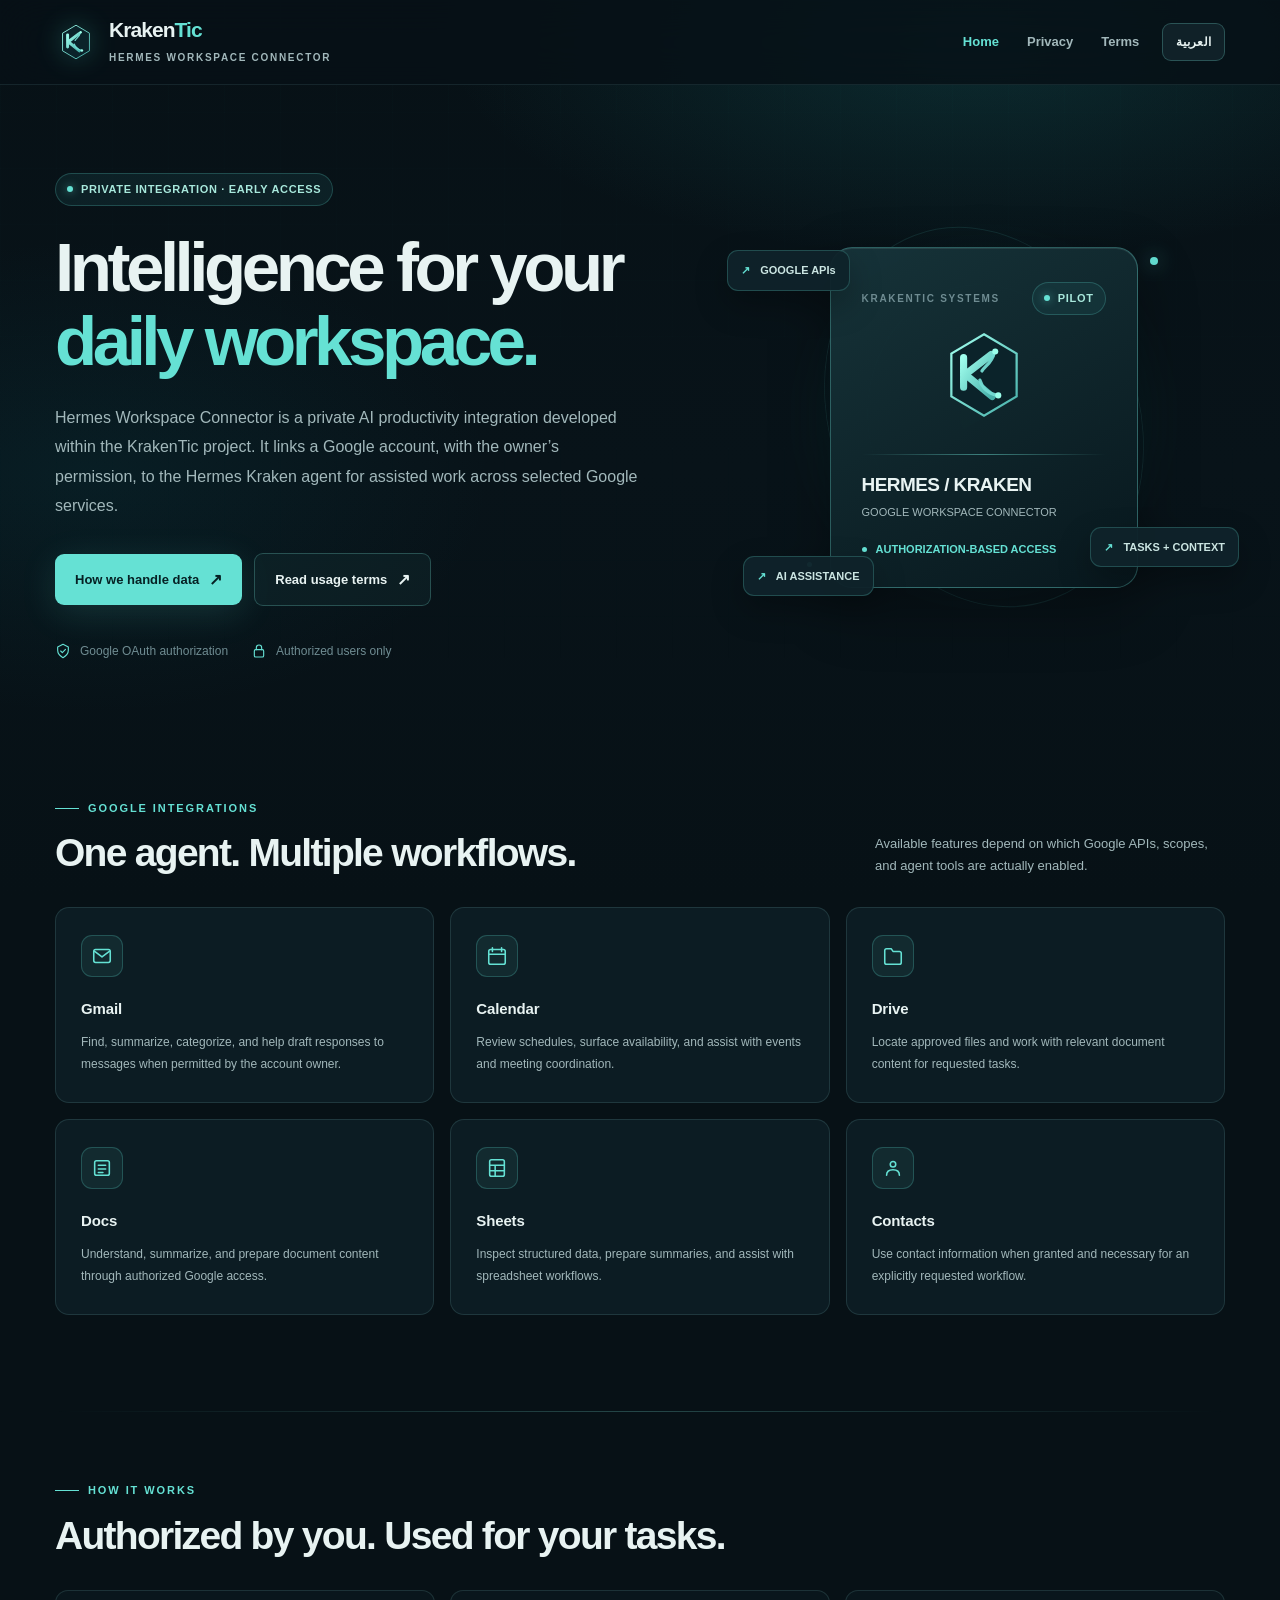
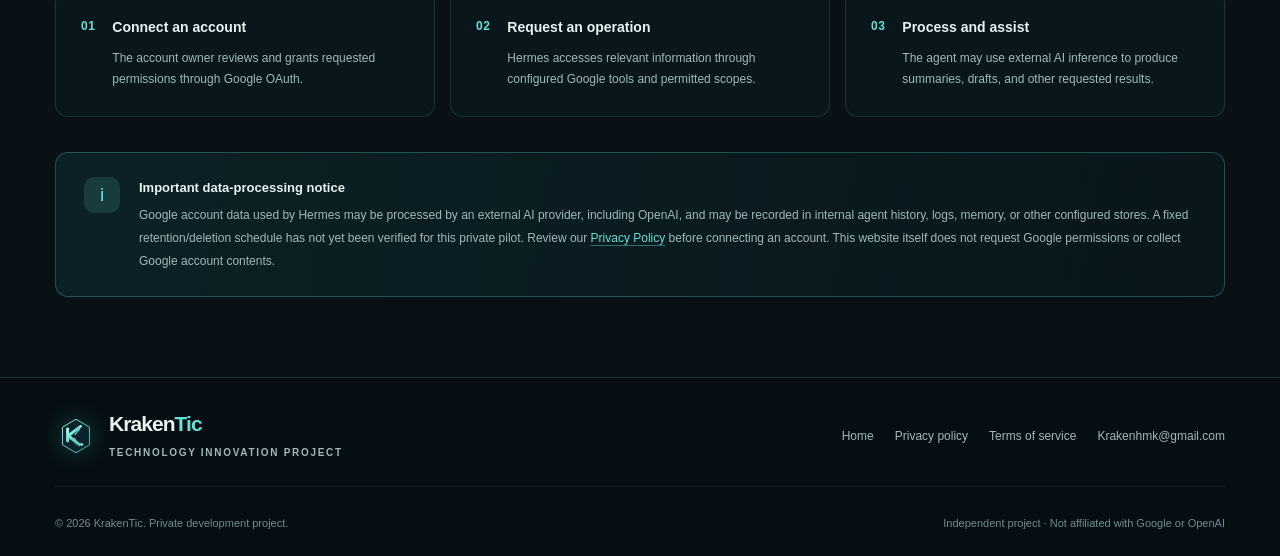
<file: index.html>
<!doctype html>
<html lang="en" dir="ltr" data-lang="en">
<head>
<meta charset="utf-8"/>
<meta name="viewport" content="width=device-width,initial-scale=1"/>
<meta name="color-scheme" content="dark"/>
<meta name="theme-color" content="#071116"/>
<meta name="description" content="Private Google Workspace integration for Hermes Kraken AI productivity workflows."/>
<meta name="robots" content="index,follow"/>
<link rel="icon" type="image/svg+xml" href="./assets/mark.svg"/>
<link rel="stylesheet" href="./assets/styles.css"/>
<link rel="canonical" href="https://connect.krakentic.com/"/>
<meta property="og:type" content="website"/>
<meta property="og:site_name" content="KrakenTic Hermes Workspace Connector"/>
<meta property="og:title" content="KrakenTic | Hermes Workspace Connector"/>
<meta property="og:description" content="Private Google Workspace integration for Hermes Kraken AI productivity workflows."/>
<meta property="og:url" content="https://connect.krakentic.com/"/>
<title>KrakenTic | Hermes Workspace Connector</title>
<script src="./assets/site.js" defer></script>
</head>
<body>
<a class="skip-link" href="#main">Skip to content</a>
<header class="site-header"><div class="wrap header-content">
  <a class="brand" href="./" aria-label="KrakenTic Hermes Workspace Connector — Home"><img class="brand-icon" src="./assets/mark.svg" alt="" width="42" height="42"/>
    <span><span class="brand-main">Kraken<span>Tic</span></span><span class="brand-sub">HERMES WORKSPACE CONNECTOR</span></span>
  </a>
  <div class="nav-cluster"><nav class="nav" aria-label="Main navigation"><a href="./" aria-current="page"><span class="lang-en" lang="en">Home</span><span class="lang-ar" lang="ar">الرئيسية</span></a><a href="./privacy/" ><span class="lang-en" lang="en">Privacy</span><span class="lang-ar" lang="ar">الخصوصية</span></a><a href="./terms/" ><span class="lang-en" lang="en">Terms</span><span class="lang-ar" lang="ar">الشروط</span></a></nav><button type="button" data-language-button class="lang-switch" aria-label="Switch to Arabic">العربية</button></div>
</div></header>
<main id="main">
<section class="hero"><div class="wrap hero-grid">
  <div class="hero-copy">
    <span class="status-pill"><span class="lang-en" lang="en">PRIVATE INTEGRATION · EARLY ACCESS</span><span class="lang-ar" lang="ar">تكامل خاص · وصول محدود</span></span>
    <h1><span class="lang-en" lang="en">Intelligence for your<br><em>daily workspace.</em></span><span class="lang-ar" lang="ar">ذكاء يساعدك في<br><em>بيئة عملك اليومية.</em></span></h1>
    <p class="hero-description"><span class="lang-en" lang="en">Hermes Workspace Connector is a private AI productivity integration developed within the KrakenTic project. It links a Google account, with the owner’s permission, to the Hermes Kraken agent for assisted work across selected Google services.</span><span class="lang-ar" lang="ar">موصل Hermes Workspace هو تكامل خاص للإنتاجية بالذكاء الاصطناعي ضمن مشروع KrakenTic. يربط حساب Google بوكيل Hermes Kraken بموافقة صاحب الحساب للمساعدة في تنفيذ الأعمال على خدمات Google المحددة.</span></p>
    <div class="cta-row"><a class="btn btn-primary" href="privacy/"><span class="lang-en" lang="en">How we handle data</span><span class="lang-ar" lang="ar">شلون نتعامل مع البيانات</span> <span class="arrow" aria-hidden="true">↗</span></a><a class="btn btn-secondary" href="terms/"><span class="lang-en" lang="en">Read usage terms</span><span class="lang-ar" lang="ar">اقرأ شروط الاستخدام</span> <span class="arrow" aria-hidden="true">↗</span></a></div>
    <div class="hero-foot"><span><svg xmlns="http://www.w3.org/2000/svg" viewBox="0 0 24 24" width="19" height="19" fill="none" stroke="currentColor" stroke-width="1.7" stroke-linecap="round" stroke-linejoin="round" aria-hidden="true"><path d="M12 2 20 6v5c0 5-3.5 8.5-8 11-4.5-2.5-8-6-8-11V6l8-4Z"/><path d="m8.5 12 2.5 2.5 4.7-5"/></svg> <span class="lang-en" lang="en">Google OAuth authorization</span><span class="lang-ar" lang="ar">صلاحيات Google OAuth</span></span><span><svg xmlns="http://www.w3.org/2000/svg" viewBox="0 0 24 24" width="19" height="19" fill="none" stroke="currentColor" stroke-width="1.7" stroke-linecap="round" stroke-linejoin="round" aria-hidden="true"><rect x="5" y="10" width="14" height="11" rx="2"/><path d="M8 10V7a4 4 0 0 1 8 0v3"/></svg> <span class="lang-en" lang="en">Authorized users only</span><span class="lang-ar" lang="ar">للمستخدمين المصرّح لهم فقط</span></span></div>
  </div>
  <div class="illustration" aria-hidden="true"><div class="ill-glow"></div><div class="ill-orbit"></div><div class="ill-orbit-2"></div><div class="ill-orbit-3"></div><div class="orbit-dot first"></div><div class="orbit-dot second"></div>
    <div class="mini-node a"><span>↗</span> GOOGLE APIs</div>
    <div class="mini-node b"><span>↗</span> TASKS + CONTEXT</div>
    <div class="mini-node c"><span>↗</span> AI ASSISTANCE</div>
    <div class="core-card"><div class="core-top"><span class="core-label">KRAKENTIC SYSTEMS</span><span class="status-pill">PILOT</span></div><div class="core-mark"><img src="assets/mark.svg" width="100" height="100" alt=""/></div><div class="core-line"></div><div class="core-name">HERMES / KRAKEN</div><div class="core-desc">GOOGLE WORKSPACE CONNECTOR</div><div class="core-bottom"><i></i> AUTHORIZATION-BASED ACCESS</div></div>
  </div>
</div></section>
<section class="section" id="capabilities"><div class="wrap">
  <div class="section-heading"><div><span class="eyebrow"><span class="lang-en" lang="en">GOOGLE INTEGRATIONS</span><span class="lang-ar" lang="ar">تكاملات GOOGLE</span></span><h2><span class="lang-en" lang="en">One agent. Multiple workflows.</span><span class="lang-ar" lang="ar">وكيل واحد. مهام متعددة.</span></h2></div><p><span class="lang-en" lang="en">Available features depend on which Google APIs, scopes, and agent tools are actually enabled.</span><span class="lang-ar" lang="ar">الميزات المتاحة تعتمد على خدمات Google والصلاحيات والأدوات المفعّلة فعلياً.</span></p></div>
  <div class="cards"><article class="card"><div class="card-icon"><svg xmlns="http://www.w3.org/2000/svg" viewBox="0 0 24 24" width="19" height="19" fill="none" stroke="currentColor" stroke-width="1.7" stroke-linecap="round" stroke-linejoin="round" aria-hidden="true"><rect x="3" y="5" width="18" height="14" rx="2"/><path d="m4 7 8 6 8-6"/></svg></div><h3><span class="lang-en" lang="en">Gmail</span><span class="lang-ar" lang="ar">البريد الإلكتروني</span></h3><p><span class="lang-en" lang="en">Find, summarize, categorize, and help draft responses to messages when permitted by the account owner.</span><span class="lang-ar" lang="ar">البحث في الرسائل وتلخيصها وتصنيفها والمساعدة في صياغة الردود وفق صلاحيات الحساب.</span></p></article><article class="card"><div class="card-icon"><svg xmlns="http://www.w3.org/2000/svg" viewBox="0 0 24 24" width="19" height="19" fill="none" stroke="currentColor" stroke-width="1.7" stroke-linecap="round" stroke-linejoin="round" aria-hidden="true"><rect x="3" y="5" width="18" height="16" rx="2"/><path d="M7 3v4M17 3v4M3 10h18"/></svg></div><h3><span class="lang-en" lang="en">Calendar</span><span class="lang-ar" lang="ar">التقويم</span></h3><p><span class="lang-en" lang="en">Review schedules, surface availability, and assist with events and meeting coordination.</span><span class="lang-ar" lang="ar">مراجعة المواعيد والأوقات المتاحة والمساعدة في تنظيم الاجتماعات والأحداث.</span></p></article><article class="card"><div class="card-icon"><svg xmlns="http://www.w3.org/2000/svg" viewBox="0 0 24 24" width="19" height="19" fill="none" stroke="currentColor" stroke-width="1.7" stroke-linecap="round" stroke-linejoin="round" aria-hidden="true"><path d="M3 6a2 2 0 0 1 2-2h5l2 3h7a2 2 0 0 1 2 2v10a2 2 0 0 1-2 2H5a2 2 0 0 1-2-2V6Z"/></svg></div><h3><span class="lang-en" lang="en">Drive</span><span class="lang-ar" lang="ar">ملفات Drive</span></h3><p><span class="lang-en" lang="en">Locate approved files and work with relevant document content for requested tasks.</span><span class="lang-ar" lang="ar">العثور على الملفات المصرّح بها والاستفادة من محتواها في المهام المطلوبة.</span></p></article><article class="card"><div class="card-icon"><svg xmlns="http://www.w3.org/2000/svg" viewBox="0 0 24 24" width="19" height="19" fill="none" stroke="currentColor" stroke-width="1.7" stroke-linecap="round" stroke-linejoin="round" aria-hidden="true"><rect x="4" y="4" width="16" height="16" rx="2"/><path d="M8 9h8M8 13h8M8 17h5"/></svg></div><h3><span class="lang-en" lang="en">Docs</span><span class="lang-ar" lang="ar">مستندات Docs</span></h3><p><span class="lang-en" lang="en">Understand, summarize, and prepare document content through authorized Google access.</span><span class="lang-ar" lang="ar">فهم محتوى المستندات وتلخيصه وتجهيز المسودات عبر صلاحيات Google الممنوحة.</span></p></article><article class="card"><div class="card-icon"><svg xmlns="http://www.w3.org/2000/svg" viewBox="0 0 24 24" width="19" height="19" fill="none" stroke="currentColor" stroke-width="1.7" stroke-linecap="round" stroke-linejoin="round" aria-hidden="true"><rect x="4" y="3" width="16" height="18" rx="2"/><path d="M4 9h16M10 9v12M4 15h16"/></svg></div><h3><span class="lang-en" lang="en">Sheets</span><span class="lang-ar" lang="ar">الجداول</span></h3><p><span class="lang-en" lang="en">Inspect structured data, prepare summaries, and assist with spreadsheet workflows.</span><span class="lang-ar" lang="ar">قراءة البيانات المنظمة وتلخيصها والمساعدة في سير العمل المتعلق بالجداول.</span></p></article><article class="card"><div class="card-icon"><svg xmlns="http://www.w3.org/2000/svg" viewBox="0 0 24 24" width="19" height="19" fill="none" stroke="currentColor" stroke-width="1.7" stroke-linecap="round" stroke-linejoin="round" aria-hidden="true"><circle cx="12" cy="8" r="3"/><path d="M5 20c0-4 3-6 7-6s7 2 7 6"/></svg></div><h3><span class="lang-en" lang="en">Contacts</span><span class="lang-ar" lang="ar">جهات الاتصال</span></h3><p><span class="lang-en" lang="en">Use contact information when granted and necessary for an explicitly requested workflow.</span><span class="lang-ar" lang="ar">استخدام معلومات جهات الاتصال عند السماح بذلك وعند الحاجة للمهام المطلوبة.</span></p></article></div>
</div></section><div class="wrap"><div class="section-line"></div></div>
<section class="process"><div class="wrap">
  <div class="section-heading"><div><span class="eyebrow"><span class="lang-en" lang="en">HOW IT WORKS</span><span class="lang-ar" lang="ar">طريقة العمل</span></span><h2><span class="lang-en" lang="en">Authorized by you. Used for your tasks.</span><span class="lang-ar" lang="ar">بموافقتك. لتنفيذ مهامك.</span></h2></div></div>
  <div class="steps">
   <div class="step"><span class="step-index">01</span><div class="step-info"><h3><span class="lang-en" lang="en">Connect an account</span><span class="lang-ar" lang="ar">ربط الحساب</span></h3><p><span class="lang-en" lang="en">The account owner reviews and grants requested permissions through Google OAuth.</span><span class="lang-ar" lang="ar">يراجع صاحب الحساب الصلاحيات المطلوبة ويوافق عليها من خلال Google OAuth.</span></p></div></div>
   <div class="step"><span class="step-index">02</span><div class="step-info"><h3><span class="lang-en" lang="en">Request an operation</span><span class="lang-ar" lang="ar">طلب المهمة</span></h3><p><span class="lang-en" lang="en">Hermes accesses relevant information through configured Google tools and permitted scopes.</span><span class="lang-ar" lang="ar">يصل Hermes إلى البيانات المرتبطة بالمهمة عبر أدوات Google والصلاحيات المسموحة.</span></p></div></div>
   <div class="step"><span class="step-index">03</span><div class="step-info"><h3><span class="lang-en" lang="en">Process and assist</span><span class="lang-ar" lang="ar">المعالجة والمساعدة</span></h3><p><span class="lang-en" lang="en">The agent may use external AI inference to produce summaries, drafts, and other requested results.</span><span class="lang-ar" lang="ar">قد يستخدم الوكيل معالجة ذكاء اصطناعي خارجية لإنتاج الملخصات والمسودات والنتائج المطلوبة.</span></p></div></div>
  </div>
  <div class="notice"><div class="notice-icon">i</div><div><h3><span class="lang-en" lang="en">Important data-processing notice</span><span class="lang-ar" lang="ar">تنبيه مهم بخصوص البيانات</span></h3><p><span class="lang-en" lang="en">Google account data used by Hermes may be processed by an external AI provider, including OpenAI, and may be recorded in internal agent history, logs, memory, or other configured stores. A fixed retention/deletion schedule has not yet been verified for this private pilot. Review our <a href="privacy/">Privacy Policy</a> before connecting an account. This website itself does not request Google permissions or collect Google account contents.</span><span class="lang-ar" lang="ar">قد تتم معالجة بيانات Google التي يستخدمها Hermes عن طريق مزود ذكاء اصطناعي خارجي، من ضمنه OpenAI، وقد تُحفظ ضمن سجل المحادثات أو السجلات التشغيلية أو ذاكرة الوكيل أو مخازن أخرى حسب الإعدادات. لم يتم التحقق بعد من جدول ثابت للاحتفاظ والحذف في النسخة التجريبية الخاصة. راجع <a href="privacy/">سياسة الخصوصية</a> قبل ربط أي حساب. هذا الموقع التعريفي لا يطلب صلاحيات Google ولا يجمع محتويات الحساب.</span></p></div></div>
</div></section>
</main>
<footer class="site-footer"><div class="wrap">
  <div class="footer-main">
    <a class="brand" href="./"><img class="brand-icon" src="./assets/mark.svg" alt="" width="42" height="42"/><span><span class="brand-main">Kraken<span>Tic</span></span><span class="brand-sub">Technology Innovation Project</span></span></a>
    <nav class="footer-nav" aria-label="Footer"> <a href="./"><span class="lang-en" lang="en">Home</span><span class="lang-ar" lang="ar">الرئيسية</span></a><a href="./privacy/"><span class="lang-en" lang="en">Privacy policy</span><span class="lang-ar" lang="ar">سياسة الخصوصية</span></a><a href="./terms/"><span class="lang-en" lang="en">Terms of service</span><span class="lang-ar" lang="ar">شروط الاستخدام</span></a><a href="mailto:Krakenhmk@gmail.com">Krakenhmk@gmail.com</a></nav>
  </div>
  <div class="footer-bottom"><span><span class="lang-en" lang="en">© 2026 KrakenTic. Private development project.</span><span class="lang-ar" lang="ar">© 2026 KrakenTic. مشروع تقني قيد التطوير.</span></span><span><span class="lang-en" lang="en">Independent project · Not affiliated with Google or OpenAI</span><span class="lang-ar" lang="ar">مشروع مستقل · غير تابع لـ Google أو OpenAI</span></span></div>
</div></footer>
</body></html>
</file>
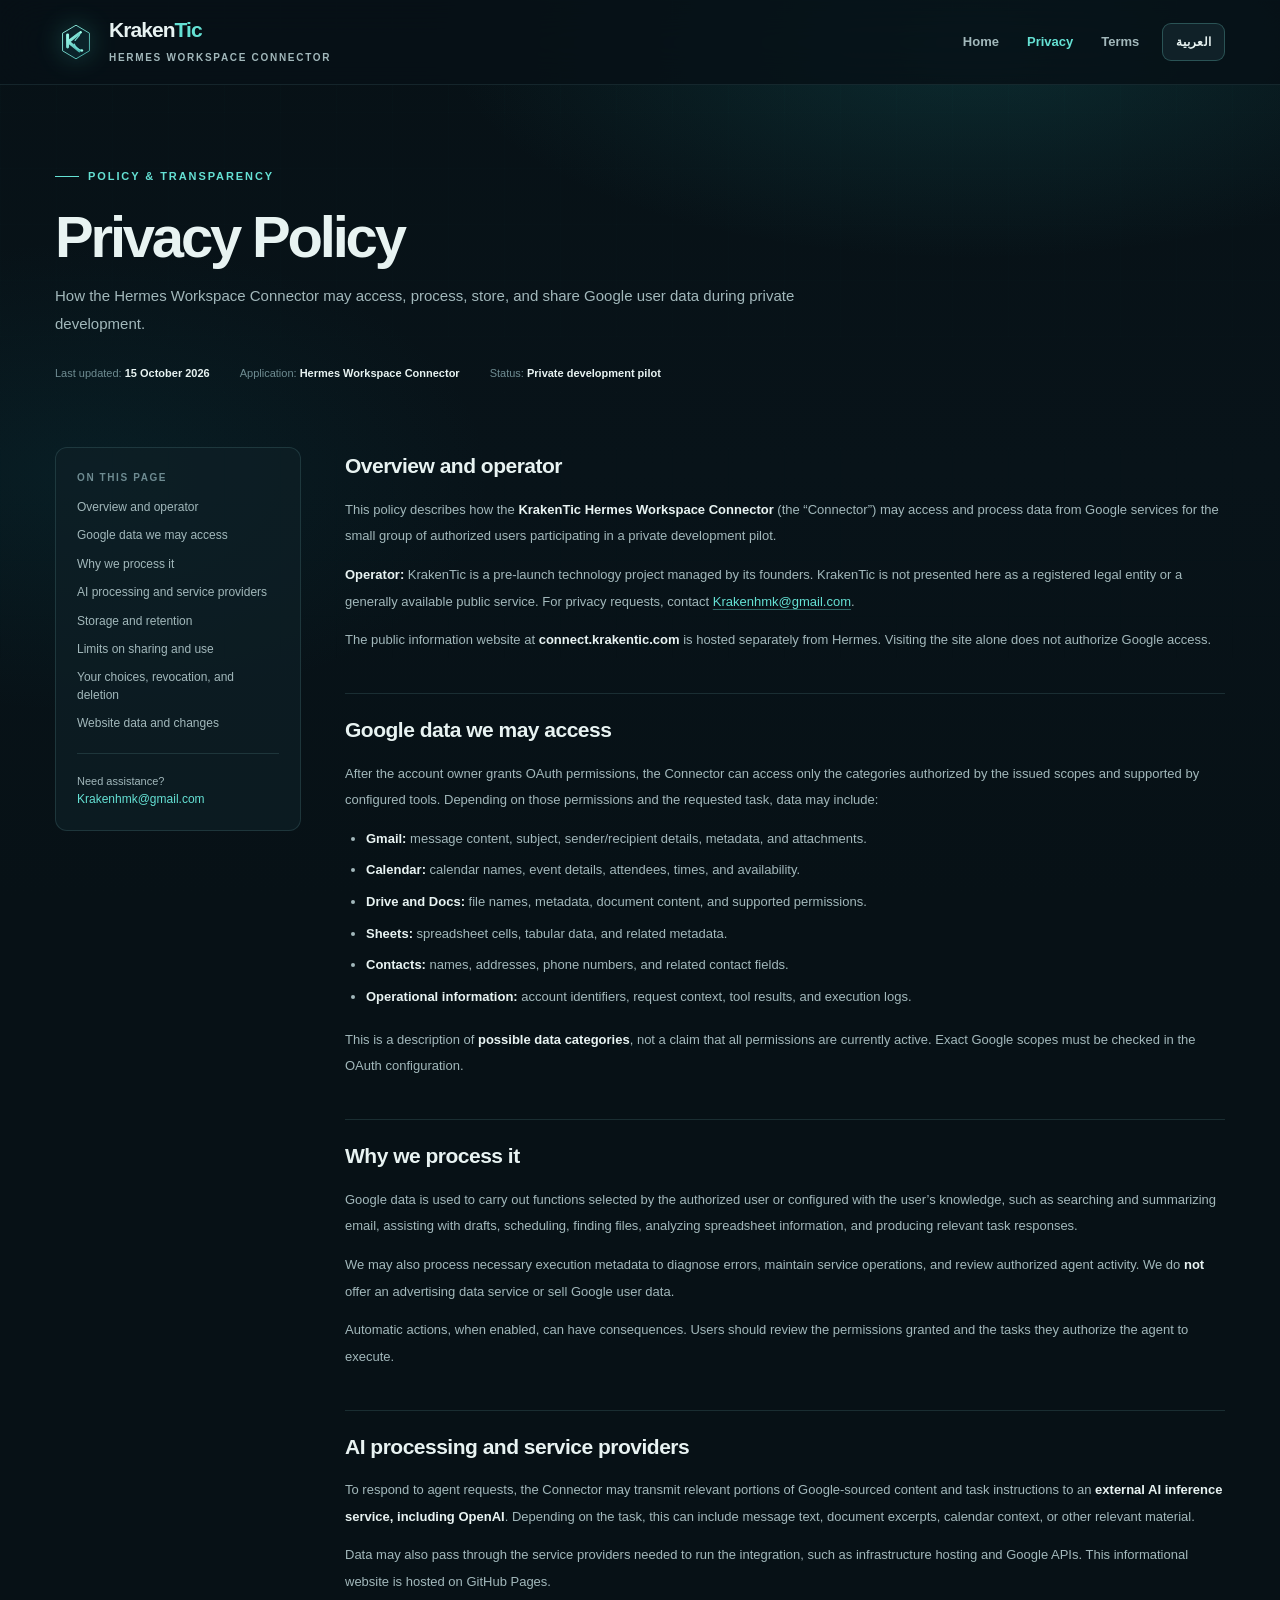
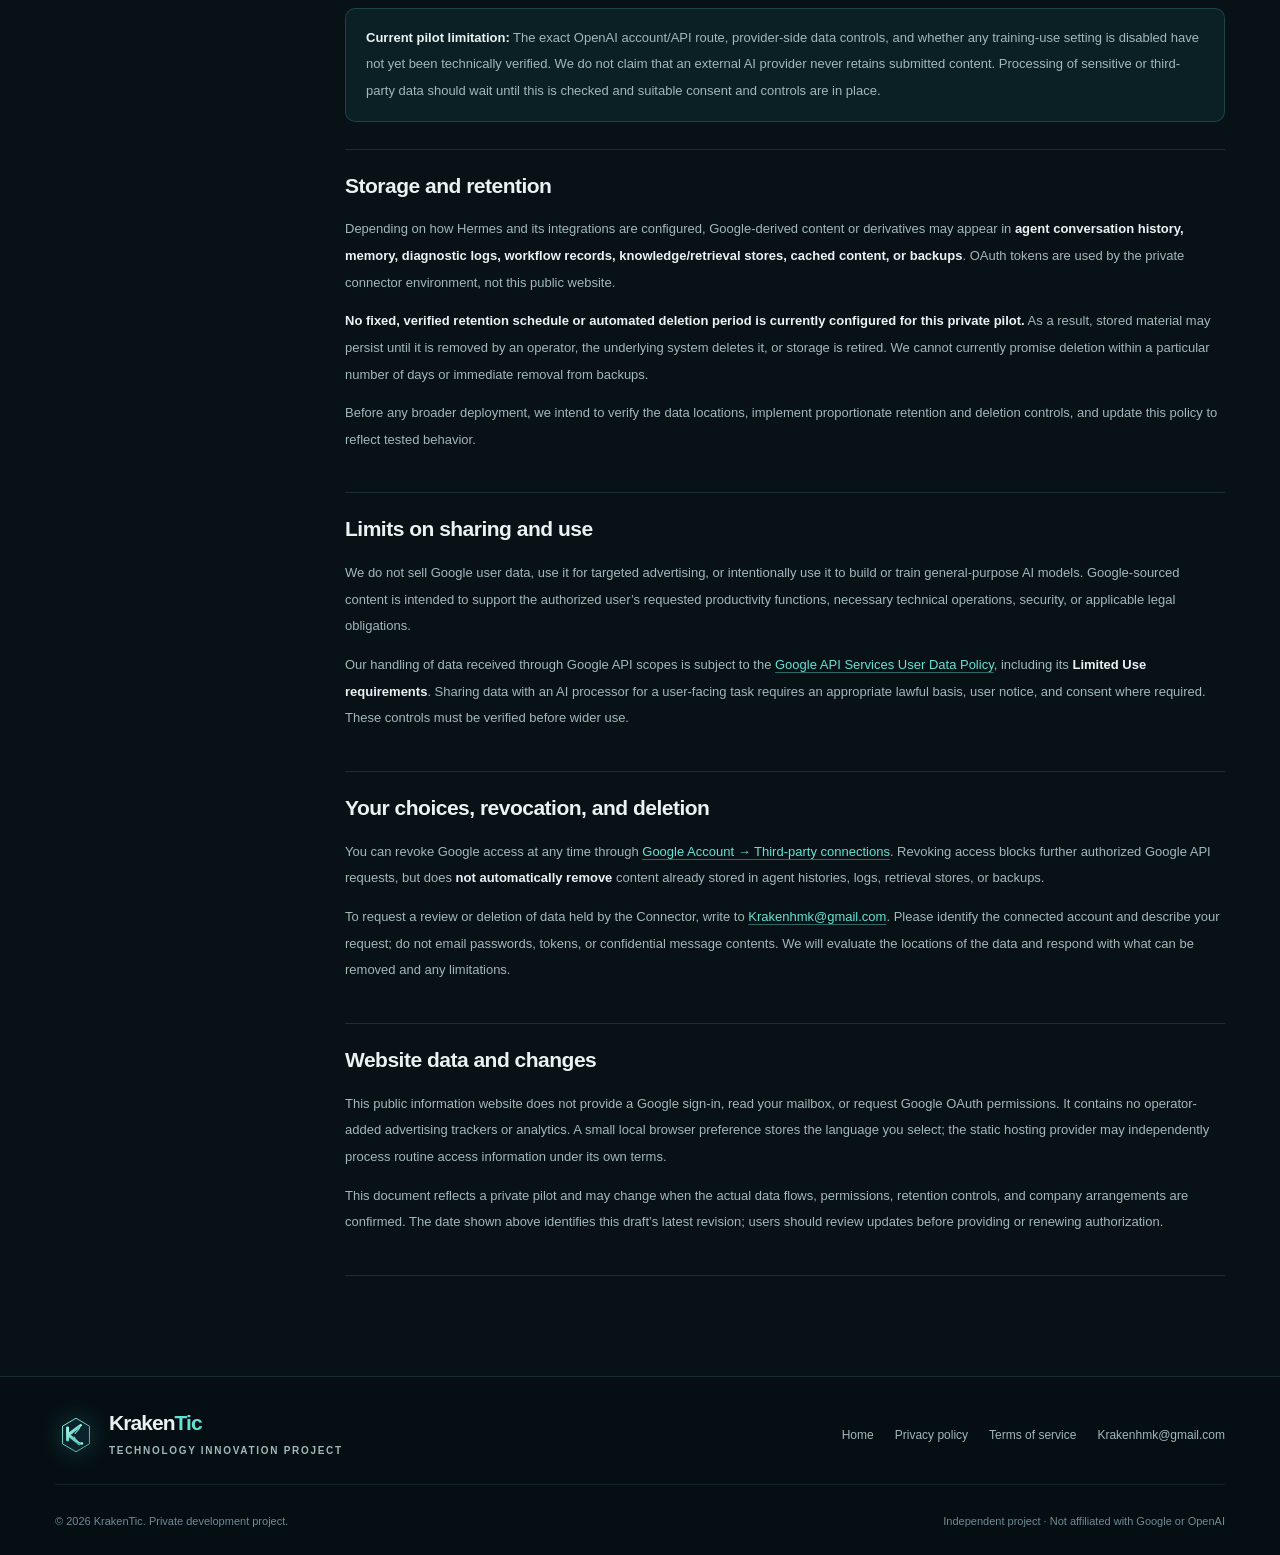
<file: privacy/index.html>
<!doctype html>
<html lang="en" dir="ltr" data-lang="en">
<head>
<meta charset="utf-8"/>
<meta name="viewport" content="width=device-width,initial-scale=1"/>
<meta name="color-scheme" content="dark"/>
<meta name="theme-color" content="#071116"/>
<meta name="description" content="KrakenTic Hermes Workspace Connector — How the Hermes Workspace Connector may access, process, store, and share Google user data during private development."/>
<meta name="robots" content="index,follow"/>
<link rel="icon" type="image/svg+xml" href="../assets/mark.svg"/>
<link rel="stylesheet" href="../assets/styles.css"/>
<link rel="canonical" href="https://connect.krakentic.com/privacy/"/>
<meta property="og:type" content="website"/>
<meta property="og:site_name" content="KrakenTic Hermes Workspace Connector"/>
<meta property="og:title" content="Privacy Policy | KrakenTic"/>
<meta property="og:description" content="KrakenTic Hermes Workspace Connector — How the Hermes Workspace Connector may access, process, store, and share Google user data during private development."/>
<meta property="og:url" content="https://connect.krakentic.com/privacy/"/>
<title>Privacy Policy | KrakenTic</title>
<script src="../assets/site.js" defer></script>
</head>
<body>
<a class="skip-link" href="#main">Skip to content</a>
<header class="site-header"><div class="wrap header-content">
  <a class="brand" href="../" aria-label="KrakenTic Hermes Workspace Connector — Home"><img class="brand-icon" src="../assets/mark.svg" alt="" width="42" height="42"/>
    <span><span class="brand-main">Kraken<span>Tic</span></span><span class="brand-sub">HERMES WORKSPACE CONNECTOR</span></span>
  </a>
  <div class="nav-cluster"><nav class="nav" aria-label="Main navigation"><a href="../" ><span class="lang-en" lang="en">Home</span><span class="lang-ar" lang="ar">الرئيسية</span></a><a href="../privacy/" aria-current="page"><span class="lang-en" lang="en">Privacy</span><span class="lang-ar" lang="ar">الخصوصية</span></a><a href="../terms/" ><span class="lang-en" lang="en">Terms</span><span class="lang-ar" lang="ar">الشروط</span></a></nav><button type="button" data-language-button class="lang-switch" aria-label="Switch to Arabic">العربية</button></div>
</div></header>
<main id="main">
<section class="page-hero"><div class="wrap"><span class="eyebrow"><span class="lang-en" lang="en">POLICY & TRANSPARENCY</span><span class="lang-ar" lang="ar">الخصوصية والشفافية</span></span>
 <h1><span class="lang-en" lang="en">Privacy Policy</span><span class="lang-ar" lang="ar">سياسة الخصوصية</span></h1><p><span class="lang-en" lang="en">How the Hermes Workspace Connector may access, process, store, and share Google user data during private development.</span><span class="lang-ar" lang="ar">تفاصيل الوصول لبيانات Google ومعالجتها وتخزينها ومشاركتها خلال مرحلة التطوير الخاص.</span></p>
 <div class="meta-strip"><span><span class="lang-en" lang="en">Last updated:</span><span class="lang-ar" lang="ar">آخر تحديث:</span> <strong>15 October 2026</strong></span><span><span class="lang-en" lang="en">Application:</span><span class="lang-ar" lang="ar">التطبيق:</span> <strong>Hermes Workspace Connector</strong></span><span><span class="lang-en" lang="en">Status:</span><span class="lang-ar" lang="ar">الحالة:</span> <strong><span class="lang-en" lang="en">Private development pilot</span><span class="lang-ar" lang="ar">نسخة تجريبية خاصة</span></strong></span></div>
</div></section>
<div class="wrap legal-layout"><aside class="side-index"><h2><span class="lang-en" lang="en">ON THIS PAGE</span><span class="lang-ar" lang="ar">محتويات الصفحة</span></h2><nav aria-label="Section navigation"><a href="#overview"><span class="lang-en" lang="en">Overview and operator</span><span class="lang-ar" lang="ar">نطاق السياسة والجهة المشغّلة</span></a><a href="#data"><span class="lang-en" lang="en">Google data we may access</span><span class="lang-ar" lang="ar">بيانات Google التي قد نصل لها</span></a><a href="#use"><span class="lang-en" lang="en">Why we process it</span><span class="lang-ar" lang="ar">سبب معالجة البيانات</span></a><a href="#ai"><span class="lang-en" lang="en">AI processing and service providers</span><span class="lang-ar" lang="ar">المعالجة بالذكاء الاصطناعي والمزودون</span></a><a href="#storage"><span class="lang-en" lang="en">Storage and retention</span><span class="lang-ar" lang="ar">التخزين والاحتفاظ بالبيانات</span></a><a href="#sharing"><span class="lang-en" lang="en">Limits on sharing and use</span><span class="lang-ar" lang="ar">حدود مشاركة البيانات واستخدامها</span></a><a href="#control"><span class="lang-en" lang="en">Your choices, revocation, and deletion</span><span class="lang-ar" lang="ar">خياراتك وسحب الصلاحية وطلب الحذف</span></a><a href="#website"><span class="lang-en" lang="en">Website data and changes</span><span class="lang-ar" lang="ar">بيانات الموقع وتحديث السياسة</span></a></nav><div class="help"><span class="lang-en" lang="en">Need assistance?</span><span class="lang-ar" lang="ar">تحتاج مساعدة؟</span> <a href="mailto:Krakenhmk@gmail.com">Krakenhmk@gmail.com</a></div></aside><article class="legal-content"><section id="overview"><h2><span class="lang-en" lang="en">Overview and operator</span><span class="lang-ar" lang="ar">نطاق السياسة والجهة المشغّلة</span></h2><div class="lang-en" lang="en"><p>This policy describes how the <strong>KrakenTic Hermes Workspace Connector</strong> (the “Connector”) may access and process data from Google services for the small group of authorized users participating in a private development pilot.</p>
<p><strong>Operator:</strong> KrakenTic is a pre-launch technology project managed by its founders. KrakenTic is not presented here as a registered legal entity or a generally available public service. For privacy requests, contact <a href="mailto:Krakenhmk@gmail.com">Krakenhmk@gmail.com</a>.</p>
<p>The public information website at <strong>connect.krakentic.com</strong> is hosted separately from Hermes. Visiting the site alone does not authorize Google access.</p></div><div class="lang-ar" lang="ar"><p>توضح هذه السياسة شلون يمكن لـ<strong>KrakenTic Hermes Workspace Connector</strong> («الموصل») الوصول إلى بيانات خدمات Google ومعالجتها للمستخدمين المصرّح لهم ضمن تجربة تطوير خاصة ومحدودة.</p>
<p><strong>الجهة المشغّلة:</strong> KrakenTic مشروع تقني في مرحلة ما قبل الإطلاق يديره مؤسسوه، ولا نقدمه هنا كشركة مسجلة أو خدمة تجارية متاحة للعامة. للاستفسارات المتعلقة بالخصوصية تواصل على <a href="mailto:Krakenhmk@gmail.com">Krakenhmk@gmail.com</a>.</p>
<p>الموقع التعريفي <strong>connect.krakentic.com</strong> منفصل عن نظام Hermes. مجرد زيارة الموقع لا تمنح أي صلاحية للوصول إلى حساب Google.</p></div></section><section id="data"><h2><span class="lang-en" lang="en">Google data we may access</span><span class="lang-ar" lang="ar">بيانات Google التي قد نصل لها</span></h2><div class="lang-en" lang="en"><p>After the account owner grants OAuth permissions, the Connector can access only the categories authorized by the issued scopes and supported by configured tools. Depending on those permissions and the requested task, data may include:</p>
<ul><li><strong>Gmail:</strong> message content, subject, sender/recipient details, metadata, and attachments.</li><li><strong>Calendar:</strong> calendar names, event details, attendees, times, and availability.</li><li><strong>Drive and Docs:</strong> file names, metadata, document content, and supported permissions.</li><li><strong>Sheets:</strong> spreadsheet cells, tabular data, and related metadata.</li><li><strong>Contacts:</strong> names, addresses, phone numbers, and related contact fields.</li><li><strong>Operational information:</strong> account identifiers, request context, tool results, and execution logs.</li></ul>
<p>This is a description of <strong>possible data categories</strong>, not a claim that all permissions are currently active. Exact Google scopes must be checked in the OAuth configuration.</p></div><div class="lang-ar" lang="ar"><p>بعد موافقة صاحب الحساب على OAuth، يقدر الموصل يوصل فقط لأنواع البيانات المسموحة بالصلاحيات الممنوحة والأدوات المهيأة. وحسب الصلاحيات والمهمة المطلوبة، قد تشمل البيانات:</p>
<ul><li><strong>Gmail:</strong> محتوى الرسائل والعناوين والمرسل والمستقبل والبيانات الوصفية والمرفقات.</li><li><strong>Calendar:</strong> أسماء التقاويم وتفاصيل الأحداث والمشاركين والأوقات والتوفر.</li><li><strong>Drive وDocs:</strong> أسماء الملفات وبياناتها الوصفية ومحتويات المستندات والصلاحيات المدعومة.</li><li><strong>Sheets:</strong> خلايا الجداول والبيانات المنظمة والبيانات الوصفية المرتبطة بها.</li><li><strong>Contacts:</strong> الأسماء وعناوين التواصل وأرقام الهواتف وحقول جهات الاتصال الأخرى.</li><li><strong>المعلومات التشغيلية:</strong> معرّفات الحسابات وسياق الطلب ونتائج الأدوات وسجلات التنفيذ.</li></ul>
<p>هذا وصف <strong>لأنواع البيانات المحتملة</strong> وليس تأكيداً بأن كل الصلاحيات مفعّلة حالياً. يجب مراجعة نطاقات Google الدقيقة من إعدادات OAuth.</p></div></section><section id="use"><h2><span class="lang-en" lang="en">Why we process it</span><span class="lang-ar" lang="ar">سبب معالجة البيانات</span></h2><div class="lang-en" lang="en"><p>Google data is used to carry out functions selected by the authorized user or configured with the user’s knowledge, such as searching and summarizing email, assisting with drafts, scheduling, finding files, analyzing spreadsheet information, and producing relevant task responses.</p>
<p>We may also process necessary execution metadata to diagnose errors, maintain service operations, and review authorized agent activity. We do <strong>not</strong> offer an advertising data service or sell Google user data.</p>
<p>Automatic actions, when enabled, can have consequences. Users should review the permissions granted and the tasks they authorize the agent to execute.</p></div><div class="lang-ar" lang="ar"><p>تُستخدم بيانات Google لتنفيذ المهام التي يختارها المستخدم المصرّح له أو يهيئها بعلمه، مثل البحث في البريد وتلخيصه، وإعداد المسودات، وتنظيم المواعيد، والعثور على الملفات، وتحليل بيانات الجداول، وإنتاج الإجابات المتعلقة بالمهمة.</p>
<p>قد نعالج أيضاً بيانات تشغيلية لازمة لتشخيص الأخطاء وتشغيل الخدمة ومراجعة نشاط الوكيل المصرّح به. <strong>لا</strong> نبيع بيانات مستخدمي Google ولا نقدم خدمة إعلانات مبنية على هذه البيانات.</p>
<p>الإجراءات الآلية، إذا كانت مفعّلة، قد تترتب عليها نتائج عملية؛ لذلك يجب مراجعة الصلاحيات والمهام المفوّضة للوكيل.</p></div></section><section id="ai"><h2><span class="lang-en" lang="en">AI processing and service providers</span><span class="lang-ar" lang="ar">المعالجة بالذكاء الاصطناعي والمزودون</span></h2><div class="lang-en" lang="en"><p>To respond to agent requests, the Connector may transmit relevant portions of Google-sourced content and task instructions to an <strong>external AI inference service, including OpenAI</strong>. Depending on the task, this can include message text, document excerpts, calendar context, or other relevant material.</p>
<p>Data may also pass through the service providers needed to run the integration, such as infrastructure hosting and Google APIs. This informational website is hosted on GitHub Pages.</p>
<div class="important"><p><strong>Current pilot limitation:</strong> The exact OpenAI account/API route, provider-side data controls, and whether any training-use setting is disabled have not yet been technically verified. We do not claim that an external AI provider never retains submitted content. Processing of sensitive or third-party data should wait until this is checked and suitable consent and controls are in place.</p></div></div><div class="lang-ar" lang="ar"><p>لإتمام طلبات الوكيل، قد يرسل الموصل أجزاء مرتبطة بالمهمة من بيانات Google مع تعليمات الطلب إلى <strong>خدمة ذكاء اصطناعي خارجية، ومنها OpenAI</strong>. وقد تتضمن البيانات، بحسب المهمة، نص الرسائل أو مقتطفات المستندات أو معلومات المواعيد أو أي معلومات مرتبطة بالطلب.</p>
<p>قد تمر البيانات كذلك بمزودي الخدمات الضرورية لتشغيل التكامل مثل الاستضافة والبنية التحتية وواجهات Google. الموقع التعريفي مستضاف على GitHub Pages.</p>
<div class="important"><p><strong>قيد قائم في التجربة الحالية:</strong> لم يتم التحقق تقنياً بعد من طريقة الربط الدقيقة مع OpenAI أو إعدادات معالجة البيانات لدى المزود أو حالة إعدادات استخدام البيانات في التدريب. لذلك لا ندّعي أن مزود الذكاء الاصطناعي الخارجي لا يحتفظ أبداً بالمحتوى المرسل. يجب تأجيل معالجة البيانات الحساسة أو بيانات الأطراف الأخرى إلى حين التحقق من هذه الأمور والحصول على الموافقات المناسبة.</p></div></div></section><section id="storage"><h2><span class="lang-en" lang="en">Storage and retention</span><span class="lang-ar" lang="ar">التخزين والاحتفاظ بالبيانات</span></h2><div class="lang-en" lang="en"><p>Depending on how Hermes and its integrations are configured, Google-derived content or derivatives may appear in <strong>agent conversation history, memory, diagnostic logs, workflow records, knowledge/retrieval stores, cached content, or backups</strong>. OAuth tokens are used by the private connector environment, not this public website.</p>
<p><strong>No fixed, verified retention schedule or automated deletion period is currently configured for this private pilot.</strong> As a result, stored material may persist until it is removed by an operator, the underlying system deletes it, or storage is retired. We cannot currently promise deletion within a particular number of days or immediate removal from backups.</p>
<p>Before any broader deployment, we intend to verify the data locations, implement proportionate retention and deletion controls, and update this policy to reflect tested behavior.</p></div><div class="lang-ar" lang="ar"><p>بحسب إعدادات Hermes وتكاملاته، قد يوجد محتوى مشتق من Google ضمن <strong>سجل محادثات الوكيل، والذاكرة، وسجلات التشخيص، وسجلات المهام، ومخازن المعرفة والاسترجاع، والنسخ المؤقتة، أو النسخ الاحتياطية</strong>. تُستخدم رموز OAuth داخل بيئة الموصل الخاصة وليس على الموقع التعريفي العام.</p>
<p><strong>ما عندنا حالياً مدة احتفاظ ثابتة أو آلية حذف تلقائي تم التحقق منها لهذه التجربة الخاصة.</strong> لذلك قد تبقى بعض البيانات المخزنة إلى أن يحذفها المشغّل أو يحذفها النظام المعني أو يتم إيقاف وسيط التخزين. ولا نقدر نَعِد بحذفها خلال عدد محدد من الأيام أو بإزالتها فوراً من كل النسخ الاحتياطية.</p>
<p>قبل أي توسع في الاستخدام، نهدف لتحديد مواقع البيانات فعلياً، وتطبيق ضوابط مناسبة للاحتفاظ والحذف، وتحديث السياسة بناءً على السلوك الذي تم اختباره.</p></div></section><section id="sharing"><h2><span class="lang-en" lang="en">Limits on sharing and use</span><span class="lang-ar" lang="ar">حدود مشاركة البيانات واستخدامها</span></h2><div class="lang-en" lang="en"><p>We do not sell Google user data, use it for targeted advertising, or intentionally use it to build or train general-purpose AI models. Google-sourced content is intended to support the authorized user’s requested productivity functions, necessary technical operations, security, or applicable legal obligations.</p>
<p>Our handling of data received through Google API scopes is subject to the <a href="https://developers.google.com/terms/api-services-user-data-policy" target="_blank" rel="noopener noreferrer">Google API Services User Data Policy</a>, including its <strong>Limited Use requirements</strong>. Sharing data with an AI processor for a user-facing task requires an appropriate lawful basis, user notice, and consent where required. These controls must be verified before wider use.</p></div><div class="lang-ar" lang="ar"><p>ما نبيع بيانات مستخدمي Google ولا نستخدمها للإعلانات الموجهة ولا نستخدمها عمداً لبناء أو تدريب نماذج ذكاء اصطناعي عامة. الغرض من البيانات هو خدمة المهام الإنتاجية المطلوبة من المستخدم المصرّح له، والعمليات التقنية الضرورية، والأمن، والالتزامات القانونية الواجبة.</p>
<p>يخضع تعاملنا مع البيانات الواردة عبر نطاقات Google API إلى <a href="https://developers.google.com/terms/api-services-user-data-policy" target="_blank" rel="noopener noreferrer">سياسة بيانات مستخدمي Google API</a>، ومنها <strong>متطلبات الاستخدام المحدود (Limited Use)</strong>. مشاركة البيانات مع معالج ذكاء اصطناعي لغرض مهمة للمستخدم تتطلب أساساً مناسباً وإشعاراً وموافقة عند اللزوم. يجب التحقق من هذه الضوابط قبل التوسع في الاستخدام.</p></div></section><section id="control"><h2><span class="lang-en" lang="en">Your choices, revocation, and deletion</span><span class="lang-ar" lang="ar">خياراتك وسحب الصلاحية وطلب الحذف</span></h2><div class="lang-en" lang="en"><p>You can revoke Google access at any time through <a href="https://myaccount.google.com/connections" target="_blank" rel="noopener noreferrer">Google Account → Third-party connections</a>. Revoking access blocks further authorized Google API requests, but does <strong>not automatically remove</strong> content already stored in agent histories, logs, retrieval stores, or backups.</p>
<p>To request a review or deletion of data held by the Connector, write to <a href="mailto:Krakenhmk@gmail.com?subject=KrakenTic%20Privacy%20Request">Krakenhmk@gmail.com</a>. Please identify the connected account and describe your request; do not email passwords, tokens, or confidential message contents. We will evaluate the locations of the data and respond with what can be removed and any limitations.</p></div><div class="lang-ar" lang="ar"><p>تقدر تسحب صلاحية Google بأي وقت عن طريق <a href="https://myaccount.google.com/connections" target="_blank" rel="noopener noreferrer">حساب Google ← الاتصالات بالتطبيقات الخارجية</a>. سحب الصلاحية يمنع الطلبات الجديدة المصرّح بها إلى Google API، لكنه <strong>لا يحذف تلقائياً</strong> المحتوى المحفوظ سابقاً في ذاكرة الوكيل أو سجلاته أو مخازن الاسترجاع أو النسخ الاحتياطية.</p>
<p>لطلب مراجعة البيانات المحتفظ فيها أو حذفها، تواصل على <a href="mailto:Krakenhmk@gmail.com?subject=KrakenTic%20Privacy%20Request">Krakenhmk@gmail.com</a>. حدّد الحساب المرتبط واشرح طلبك، ولا ترسل كلمات مرور أو رموز وصول أو نصوص رسائل سرية بالبريد. بنراجع مواقع البيانات ونوضح شنو نقدر نحذفه وأي قيود موجودة.</p></div></section><section id="website"><h2><span class="lang-en" lang="en">Website data and changes</span><span class="lang-ar" lang="ar">بيانات الموقع وتحديث السياسة</span></h2><div class="lang-en" lang="en"><p>This public information website does not provide a Google sign-in, read your mailbox, or request Google OAuth permissions. It contains no operator-added advertising trackers or analytics. A small local browser preference stores the language you select; the static hosting provider may independently process routine access information under its own terms.</p>
<p>This document reflects a private pilot and may change when the actual data flows, permissions, retention controls, and company arrangements are confirmed. The date shown above identifies this draft’s latest revision; users should review updates before providing or renewing authorization.</p></div><div class="lang-ar" lang="ar"><p>الموقع التعريفي العام لا يوفر تسجيل دخول Google ولا يقرأ بريدك ولا يطلب صلاحيات OAuth. ما فيه أدوات إعلانية أو تحليلات أضافها المشغّل. قد يحتفظ المتصفح محلياً باللغة اللي اخترتها، وقد يعالج مزود الاستضافة معلومات الدخول الاعتيادية حسب شروطه الخاصة.</p>
<p>تعكس هذه الوثيقة مرحلة تجريبية خاصة وقد تتغير بعد تأكيد تدفقات البيانات والصلاحيات وضوابط الاحتفاظ وترتيبات الشركة. التاريخ بالأعلى يبين آخر تعديل على المسودة؛ وعلى المستخدم مراجعة أي تحديثات قبل منح صلاحية جديدة أو تجديدها.</p></div></section></article></div>
</main>
<footer class="site-footer"><div class="wrap">
  <div class="footer-main">
    <a class="brand" href="../"><img class="brand-icon" src="../assets/mark.svg" alt="" width="42" height="42"/><span><span class="brand-main">Kraken<span>Tic</span></span><span class="brand-sub">Technology Innovation Project</span></span></a>
    <nav class="footer-nav" aria-label="Footer"> <a href="../"><span class="lang-en" lang="en">Home</span><span class="lang-ar" lang="ar">الرئيسية</span></a><a href="../privacy/"><span class="lang-en" lang="en">Privacy policy</span><span class="lang-ar" lang="ar">سياسة الخصوصية</span></a><a href="../terms/"><span class="lang-en" lang="en">Terms of service</span><span class="lang-ar" lang="ar">شروط الاستخدام</span></a><a href="mailto:Krakenhmk@gmail.com">Krakenhmk@gmail.com</a></nav>
  </div>
  <div class="footer-bottom"><span><span class="lang-en" lang="en">© 2026 KrakenTic. Private development project.</span><span class="lang-ar" lang="ar">© 2026 KrakenTic. مشروع تقني قيد التطوير.</span></span><span><span class="lang-en" lang="en">Independent project · Not affiliated with Google or OpenAI</span><span class="lang-ar" lang="ar">مشروع مستقل · غير تابع لـ Google أو OpenAI</span></span></div>
</div></footer>
</body></html>
</file>
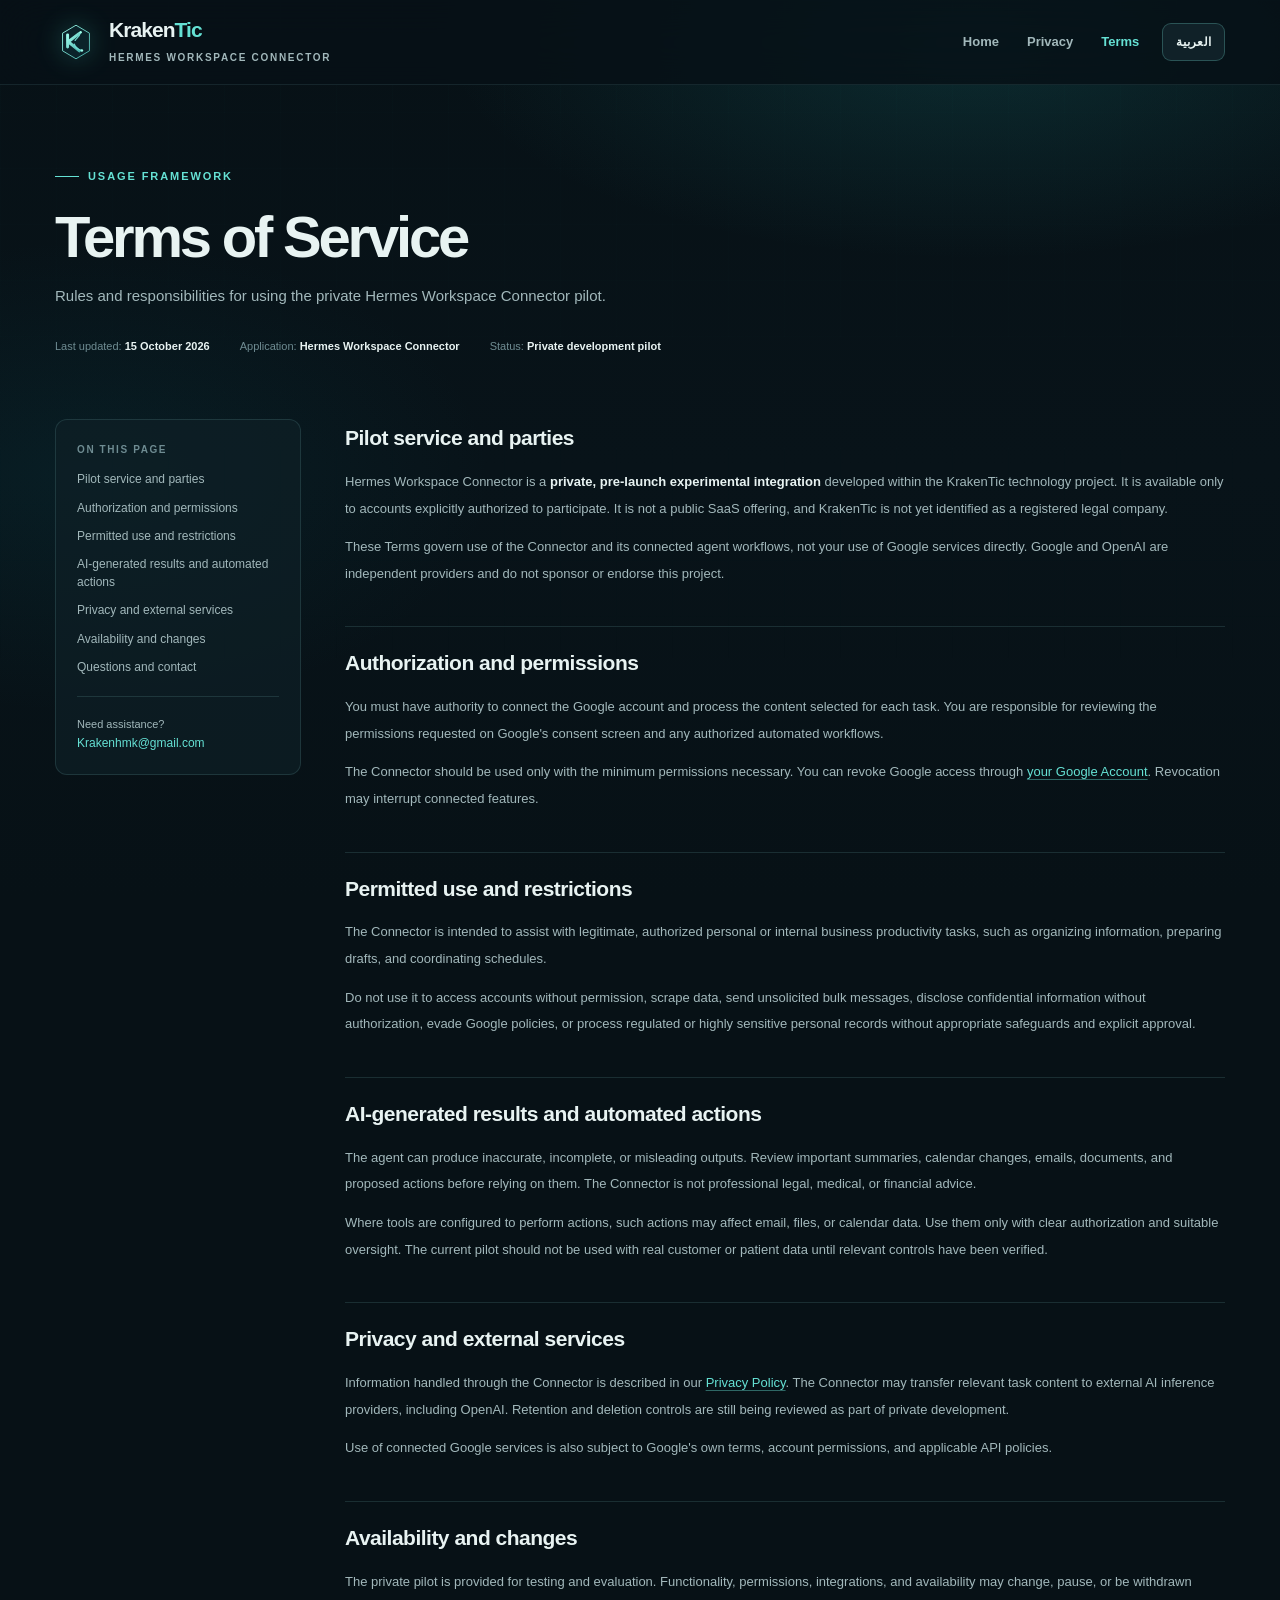
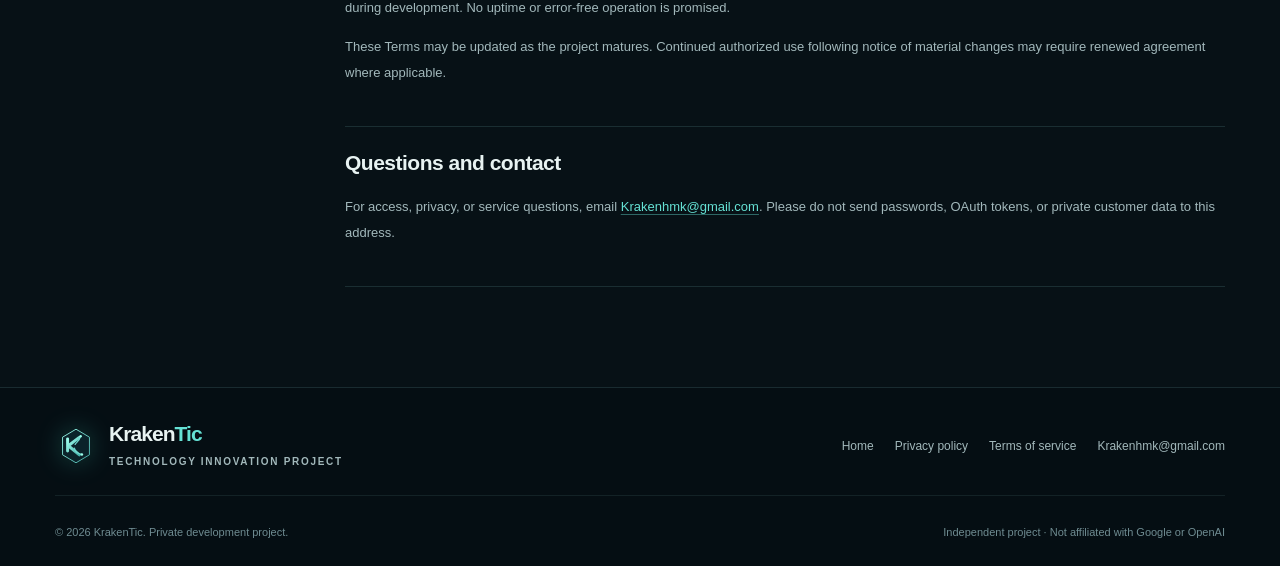
<file: terms/index.html>
<!doctype html>
<html lang="en" dir="ltr" data-lang="en">
<head>
<meta charset="utf-8"/>
<meta name="viewport" content="width=device-width,initial-scale=1"/>
<meta name="color-scheme" content="dark"/>
<meta name="theme-color" content="#071116"/>
<meta name="description" content="KrakenTic Hermes Workspace Connector — Rules and responsibilities for using the private Hermes Workspace Connector pilot."/>
<meta name="robots" content="index,follow"/>
<link rel="icon" type="image/svg+xml" href="../assets/mark.svg"/>
<link rel="stylesheet" href="../assets/styles.css"/>
<link rel="canonical" href="https://connect.krakentic.com/terms/"/>
<meta property="og:type" content="website"/>
<meta property="og:site_name" content="KrakenTic Hermes Workspace Connector"/>
<meta property="og:title" content="Terms of Service | KrakenTic"/>
<meta property="og:description" content="KrakenTic Hermes Workspace Connector — Rules and responsibilities for using the private Hermes Workspace Connector pilot."/>
<meta property="og:url" content="https://connect.krakentic.com/terms/"/>
<title>Terms of Service | KrakenTic</title>
<script src="../assets/site.js" defer></script>
</head>
<body>
<a class="skip-link" href="#main">Skip to content</a>
<header class="site-header"><div class="wrap header-content">
  <a class="brand" href="../" aria-label="KrakenTic Hermes Workspace Connector — Home"><img class="brand-icon" src="../assets/mark.svg" alt="" width="42" height="42"/>
    <span><span class="brand-main">Kraken<span>Tic</span></span><span class="brand-sub">HERMES WORKSPACE CONNECTOR</span></span>
  </a>
  <div class="nav-cluster"><nav class="nav" aria-label="Main navigation"><a href="../" ><span class="lang-en" lang="en">Home</span><span class="lang-ar" lang="ar">الرئيسية</span></a><a href="../privacy/" ><span class="lang-en" lang="en">Privacy</span><span class="lang-ar" lang="ar">الخصوصية</span></a><a href="../terms/" aria-current="page"><span class="lang-en" lang="en">Terms</span><span class="lang-ar" lang="ar">الشروط</span></a></nav><button type="button" data-language-button class="lang-switch" aria-label="Switch to Arabic">العربية</button></div>
</div></header>
<main id="main">
<section class="page-hero"><div class="wrap"><span class="eyebrow"><span class="lang-en" lang="en">USAGE FRAMEWORK</span><span class="lang-ar" lang="ar">إطار الاستخدام</span></span>
 <h1><span class="lang-en" lang="en">Terms of Service</span><span class="lang-ar" lang="ar">شروط الاستخدام</span></h1><p><span class="lang-en" lang="en">Rules and responsibilities for using the private Hermes Workspace Connector pilot.</span><span class="lang-ar" lang="ar">القواعد والمسؤوليات المتعلقة باستخدام النسخة التجريبية الخاصة من Hermes Workspace Connector.</span></p>
 <div class="meta-strip"><span><span class="lang-en" lang="en">Last updated:</span><span class="lang-ar" lang="ar">آخر تحديث:</span> <strong>15 October 2026</strong></span><span><span class="lang-en" lang="en">Application:</span><span class="lang-ar" lang="ar">التطبيق:</span> <strong>Hermes Workspace Connector</strong></span><span><span class="lang-en" lang="en">Status:</span><span class="lang-ar" lang="ar">الحالة:</span> <strong><span class="lang-en" lang="en">Private development pilot</span><span class="lang-ar" lang="ar">نسخة تجريبية خاصة</span></strong></span></div>
</div></section>
<div class="wrap legal-layout"><aside class="side-index"><h2><span class="lang-en" lang="en">ON THIS PAGE</span><span class="lang-ar" lang="ar">محتويات الصفحة</span></h2><nav aria-label="Section navigation"><a href="#scope"><span class="lang-en" lang="en">Pilot service and parties</span><span class="lang-ar" lang="ar">طبيعة الخدمة والأطراف</span></a><a href="#access"><span class="lang-en" lang="en">Authorization and permissions</span><span class="lang-ar" lang="ar">التفويض والصلاحيات</span></a><a href="#permitted"><span class="lang-en" lang="en">Permitted use and restrictions</span><span class="lang-ar" lang="ar">الاستخدام المسموح والقيود</span></a><a href="#ai"><span class="lang-en" lang="en">AI-generated results and automated actions</span><span class="lang-ar" lang="ar">نتائج الذكاء الاصطناعي والإجراءات الآلية</span></a><a href="#privacy"><span class="lang-en" lang="en">Privacy and external services</span><span class="lang-ar" lang="ar">الخصوصية والخدمات الخارجية</span></a><a href="#availability"><span class="lang-en" lang="en">Availability and changes</span><span class="lang-ar" lang="ar">التوفر والتغييرات</span></a><a href="#contact"><span class="lang-en" lang="en">Questions and contact</span><span class="lang-ar" lang="ar">الاستفسارات والتواصل</span></a></nav><div class="help"><span class="lang-en" lang="en">Need assistance?</span><span class="lang-ar" lang="ar">تحتاج مساعدة؟</span> <a href="mailto:Krakenhmk@gmail.com">Krakenhmk@gmail.com</a></div></aside><article class="legal-content"><section id="scope"><h2><span class="lang-en" lang="en">Pilot service and parties</span><span class="lang-ar" lang="ar">طبيعة الخدمة والأطراف</span></h2><div class="lang-en" lang="en"><p>Hermes Workspace Connector is a <strong>private, pre-launch experimental integration</strong> developed within the KrakenTic technology project. It is available only to accounts explicitly authorized to participate. It is not a public SaaS offering, and KrakenTic is not yet identified as a registered legal company.</p><p>These Terms govern use of the Connector and its connected agent workflows, not your use of Google services directly. Google and OpenAI are independent providers and do not sponsor or endorse this project.</p></div><div class="lang-ar" lang="ar"><p>Hermes Workspace Connector عبارة عن <strong>تكامل تجريبي خاص وفي مرحلة ما قبل الإطلاق</strong> ضمن مشروع KrakenTic التقني، ومتاح فقط للحسابات المصرّح لها. مو خدمة SaaS عامة، ولا يتم تقديم KrakenTic حالياً كشركة قانونية مسجلة.</p><p>تحكم هذه الشروط استخدام الموصل والمهام المرتبطة بالوكيل، مو استخدامك المباشر لخدمات Google. تعتبر Google وOpenAI جهات مستقلة ولا ترعيان هذا المشروع أو تعتمدان خدماته.</p></div></section><section id="access"><h2><span class="lang-en" lang="en">Authorization and permissions</span><span class="lang-ar" lang="ar">التفويض والصلاحيات</span></h2><div class="lang-en" lang="en"><p>You must have authority to connect the Google account and process the content selected for each task. You are responsible for reviewing the permissions requested on Google's consent screen and any authorized automated workflows.</p><p>The Connector should be used only with the minimum permissions necessary. You can revoke Google access through <a href="https://myaccount.google.com/connections" target="_blank" rel="noopener noreferrer">your Google Account</a>. Revocation may interrupt connected features.</p></div><div class="lang-ar" lang="ar"><p>لازم تكون مخوّل بربط حساب Google ومعالجة المحتوى المطلوب في كل مهمة. أنت مسؤول عن مراجعة الصلاحيات في شاشة موافقة Google وأي مهام آلية تفوّضها للنظام.</p><p>يجب استخدام أقل قدر من الصلاحيات اللازمة. تقدر تسحب صلاحية الوصول من <a href="https://myaccount.google.com/connections" target="_blank" rel="noopener noreferrer">حساب Google</a>، وهذا ممكن يوقف بعض الوظائف المرتبطة.</p></div></section><section id="permitted"><h2><span class="lang-en" lang="en">Permitted use and restrictions</span><span class="lang-ar" lang="ar">الاستخدام المسموح والقيود</span></h2><div class="lang-en" lang="en"><p>The Connector is intended to assist with legitimate, authorized personal or internal business productivity tasks, such as organizing information, preparing drafts, and coordinating schedules.</p><p>Do not use it to access accounts without permission, scrape data, send unsolicited bulk messages, disclose confidential information without authorization, evade Google policies, or process regulated or highly sensitive personal records without appropriate safeguards and explicit approval.</p></div><div class="lang-ar" lang="ar"><p>الغرض من الموصل المساعدة في مهام إنتاجية شخصية أو داخلية مشروعة ومصرّح بها، مثل تنظيم المعلومات وإعداد المسودات وتنسيق المواعيد.</p><p>ممنوع استخدامه للوصول إلى حسابات بدون إذن أو جمع البيانات بشكل مخالف أو إرسال رسائل جماعية غير مرغوبة أو إفشاء معلومات سرية من دون تصريح أو تجاوز سياسات Google أو معالجة بيانات شخصية عالية الحساسية بدون ضوابط مناسبة وموافقة صريحة.</p></div></section><section id="ai"><h2><span class="lang-en" lang="en">AI-generated results and automated actions</span><span class="lang-ar" lang="ar">نتائج الذكاء الاصطناعي والإجراءات الآلية</span></h2><div class="lang-en" lang="en"><p>The agent can produce inaccurate, incomplete, or misleading outputs. Review important summaries, calendar changes, emails, documents, and proposed actions before relying on them. The Connector is not professional legal, medical, or financial advice.</p><p>Where tools are configured to perform actions, such actions may affect email, files, or calendar data. Use them only with clear authorization and suitable oversight. The current pilot should not be used with real customer or patient data until relevant controls have been verified.</p></div><div class="lang-ar" lang="ar"><p>قد ينتج الوكيل معلومات غير دقيقة أو ناقصة أو مضللة. راجع الملخصات المهمة وتعديلات التقويم والبريد والمستندات والإجراءات المقترحة قبل الاعتماد عليها. الموصل لا يقدم استشارات قانونية أو طبية أو مالية مهنية.</p><p>إذا تهيأت أدوات لتنفيذ إجراءات، فقد تؤثر على البريد أو الملفات أو التقاويم. استخدمها فقط بتفويض واضح ومتابعة مناسبة. النسخة التجريبية الحالية لا ينبغي استخدامها مع بيانات عملاء أو مرضى حقيقية قبل التحقق من الضوابط اللازمة.</p></div></section><section id="privacy"><h2><span class="lang-en" lang="en">Privacy and external services</span><span class="lang-ar" lang="ar">الخصوصية والخدمات الخارجية</span></h2><div class="lang-en" lang="en"><p>Information handled through the Connector is described in our <a href="../privacy/">Privacy Policy</a>. The Connector may transfer relevant task content to external AI inference providers, including OpenAI. Retention and deletion controls are still being reviewed as part of private development.</p><p>Use of connected Google services is also subject to Google's own terms, account permissions, and applicable API policies.</p></div><div class="lang-ar" lang="ar"><p>طريقة التعامل مع المعلومات موضحة في <a href="../privacy/">سياسة الخصوصية</a>. قد يرسل الموصل محتوى المهام المرتبط بها إلى مزودي معالجة ذكاء اصطناعي خارجيين، ومنها OpenAI. ما زالت ضوابط الاحتفاظ والحذف قيد المراجعة خلال التطوير الخاص.</p><p>تخضع خدمات Google المرتبطة أيضاً لشروط Google وصلاحيات الحساب وسياسات واجهات البرمجة المعمول بها.</p></div></section><section id="availability"><h2><span class="lang-en" lang="en">Availability and changes</span><span class="lang-ar" lang="ar">التوفر والتغييرات</span></h2><div class="lang-en" lang="en"><p>The private pilot is provided for testing and evaluation. Functionality, permissions, integrations, and availability may change, pause, or be withdrawn during development. No uptime or error-free operation is promised.</p><p>These Terms may be updated as the project matures. Continued authorized use following notice of material changes may require renewed agreement where applicable.</p></div><div class="lang-ar" lang="ar"><p>النسخة التجريبية الخاصة مقدمة للاختبار والتقييم. قد تتغير الوظائف والصلاحيات والتكاملات والتوفر أو تتوقف خلال التطوير. لا نقدم وعداً باستمرارية التشغيل أو خلو الخدمة من الأخطاء.</p><p>ممكن تتحدث هذه الشروط مع تطور المشروع، وقد يتطلب استمرار الاستخدام المصرّح به قبولاً جديداً عند وجود تغييرات جوهرية حسب الحالة.</p></div></section><section id="contact"><h2><span class="lang-en" lang="en">Questions and contact</span><span class="lang-ar" lang="ar">الاستفسارات والتواصل</span></h2><div class="lang-en" lang="en"><p>For access, privacy, or service questions, email <a href="mailto:Krakenhmk@gmail.com">Krakenhmk@gmail.com</a>. Please do not send passwords, OAuth tokens, or private customer data to this address.</p></div><div class="lang-ar" lang="ar"><p>للاستفسار عن الوصول أو الخصوصية أو الخدمة تواصل على <a href="mailto:Krakenhmk@gmail.com">Krakenhmk@gmail.com</a>. لا ترسل كلمات مرور أو رموز OAuth أو بيانات عملاء خاصة إلى هذا العنوان.</p></div></section></article></div>
</main>
<footer class="site-footer"><div class="wrap">
  <div class="footer-main">
    <a class="brand" href="../"><img class="brand-icon" src="../assets/mark.svg" alt="" width="42" height="42"/><span><span class="brand-main">Kraken<span>Tic</span></span><span class="brand-sub">Technology Innovation Project</span></span></a>
    <nav class="footer-nav" aria-label="Footer"> <a href="../"><span class="lang-en" lang="en">Home</span><span class="lang-ar" lang="ar">الرئيسية</span></a><a href="../privacy/"><span class="lang-en" lang="en">Privacy policy</span><span class="lang-ar" lang="ar">سياسة الخصوصية</span></a><a href="../terms/"><span class="lang-en" lang="en">Terms of service</span><span class="lang-ar" lang="ar">شروط الاستخدام</span></a><a href="mailto:Krakenhmk@gmail.com">Krakenhmk@gmail.com</a></nav>
  </div>
  <div class="footer-bottom"><span><span class="lang-en" lang="en">© 2026 KrakenTic. Private development project.</span><span class="lang-ar" lang="ar">© 2026 KrakenTic. مشروع تقني قيد التطوير.</span></span><span><span class="lang-en" lang="en">Independent project · Not affiliated with Google or OpenAI</span><span class="lang-ar" lang="ar">مشروع مستقل · غير تابع لـ Google أو OpenAI</span></span></div>
</div></footer>
</body></html>
</file>
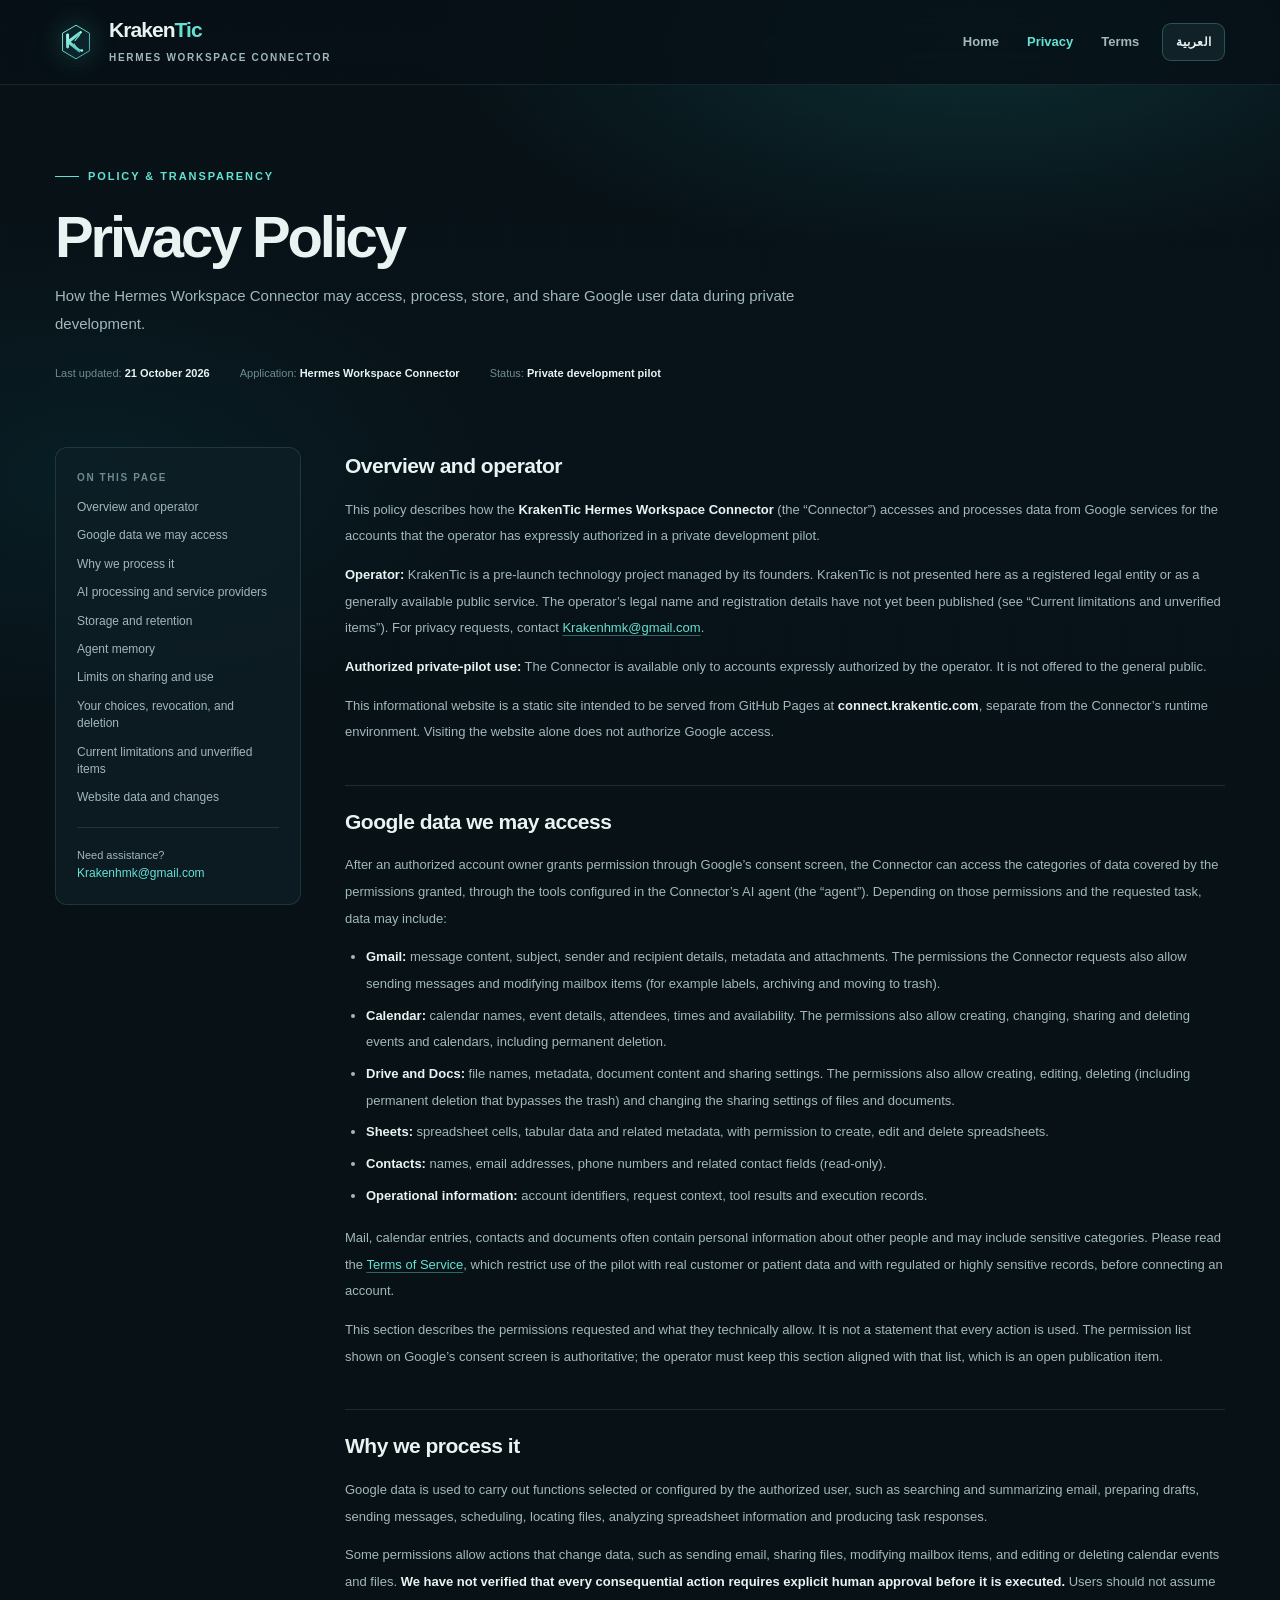
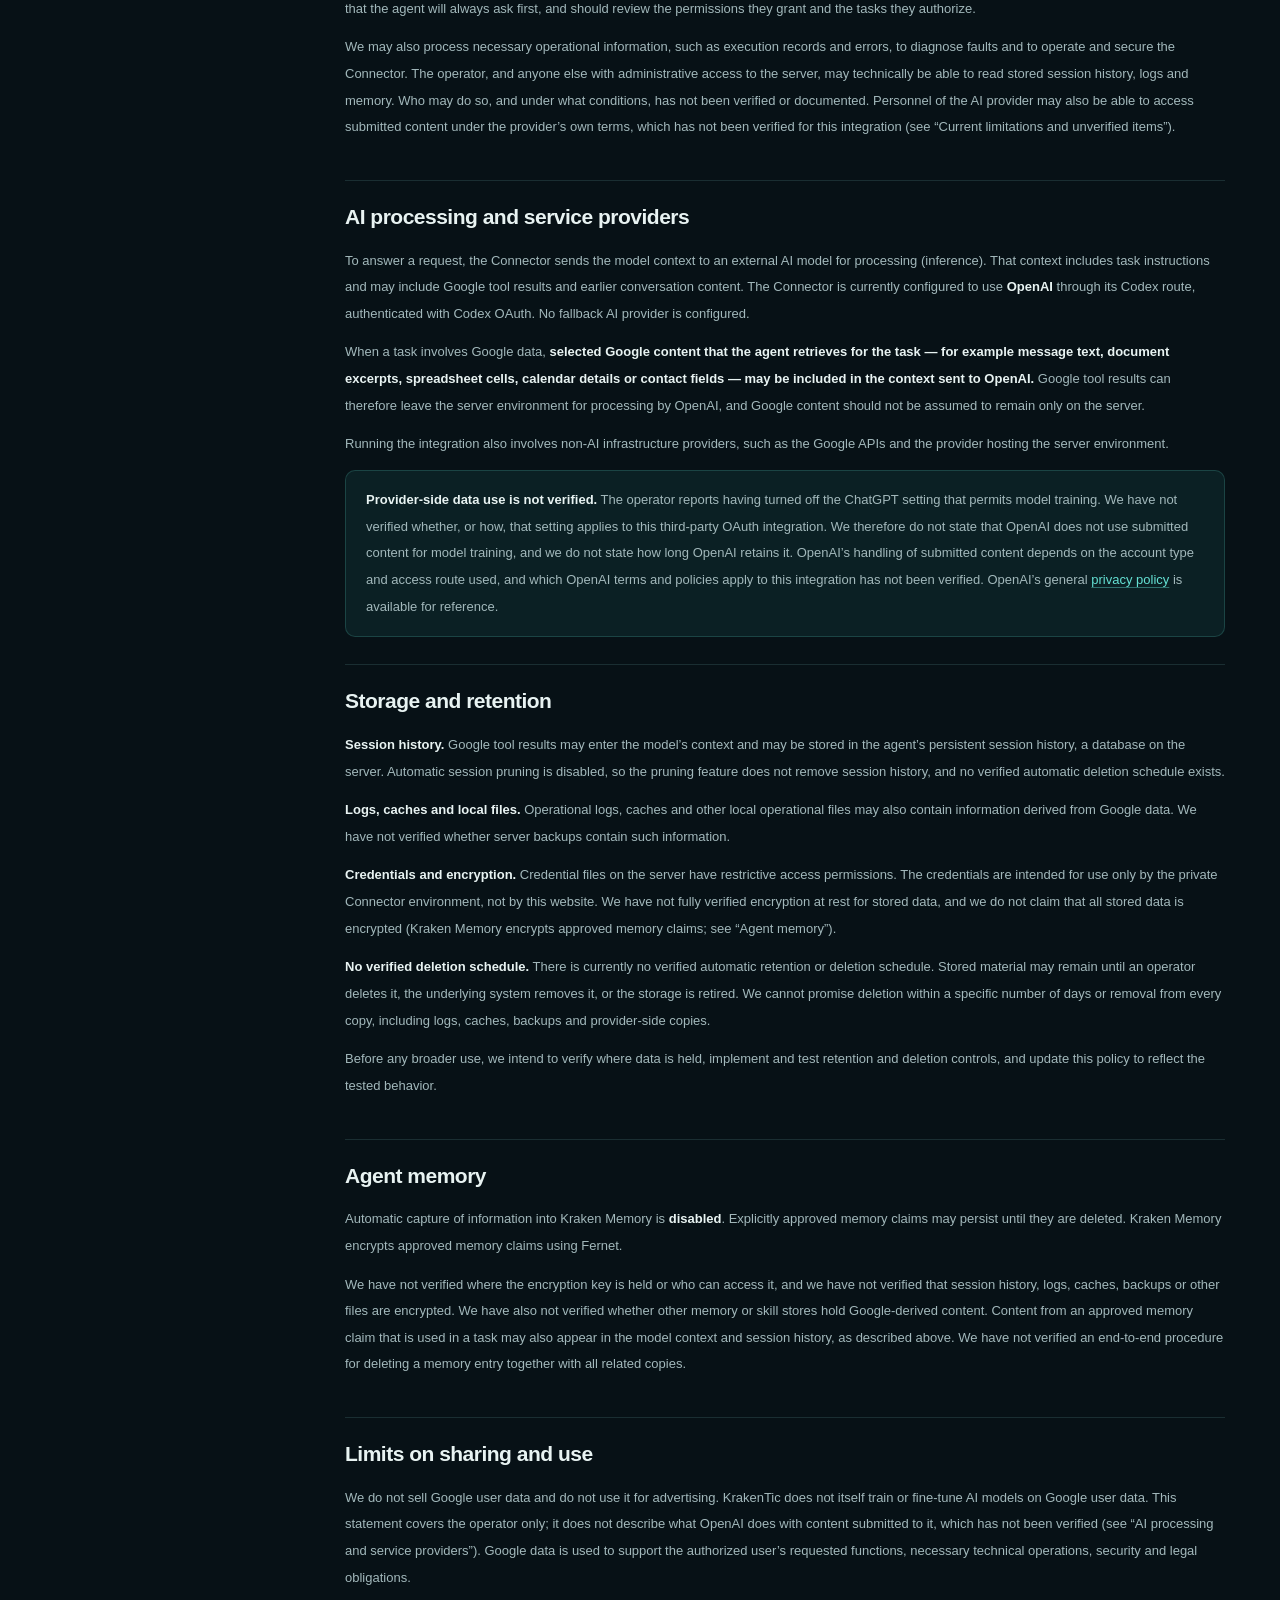
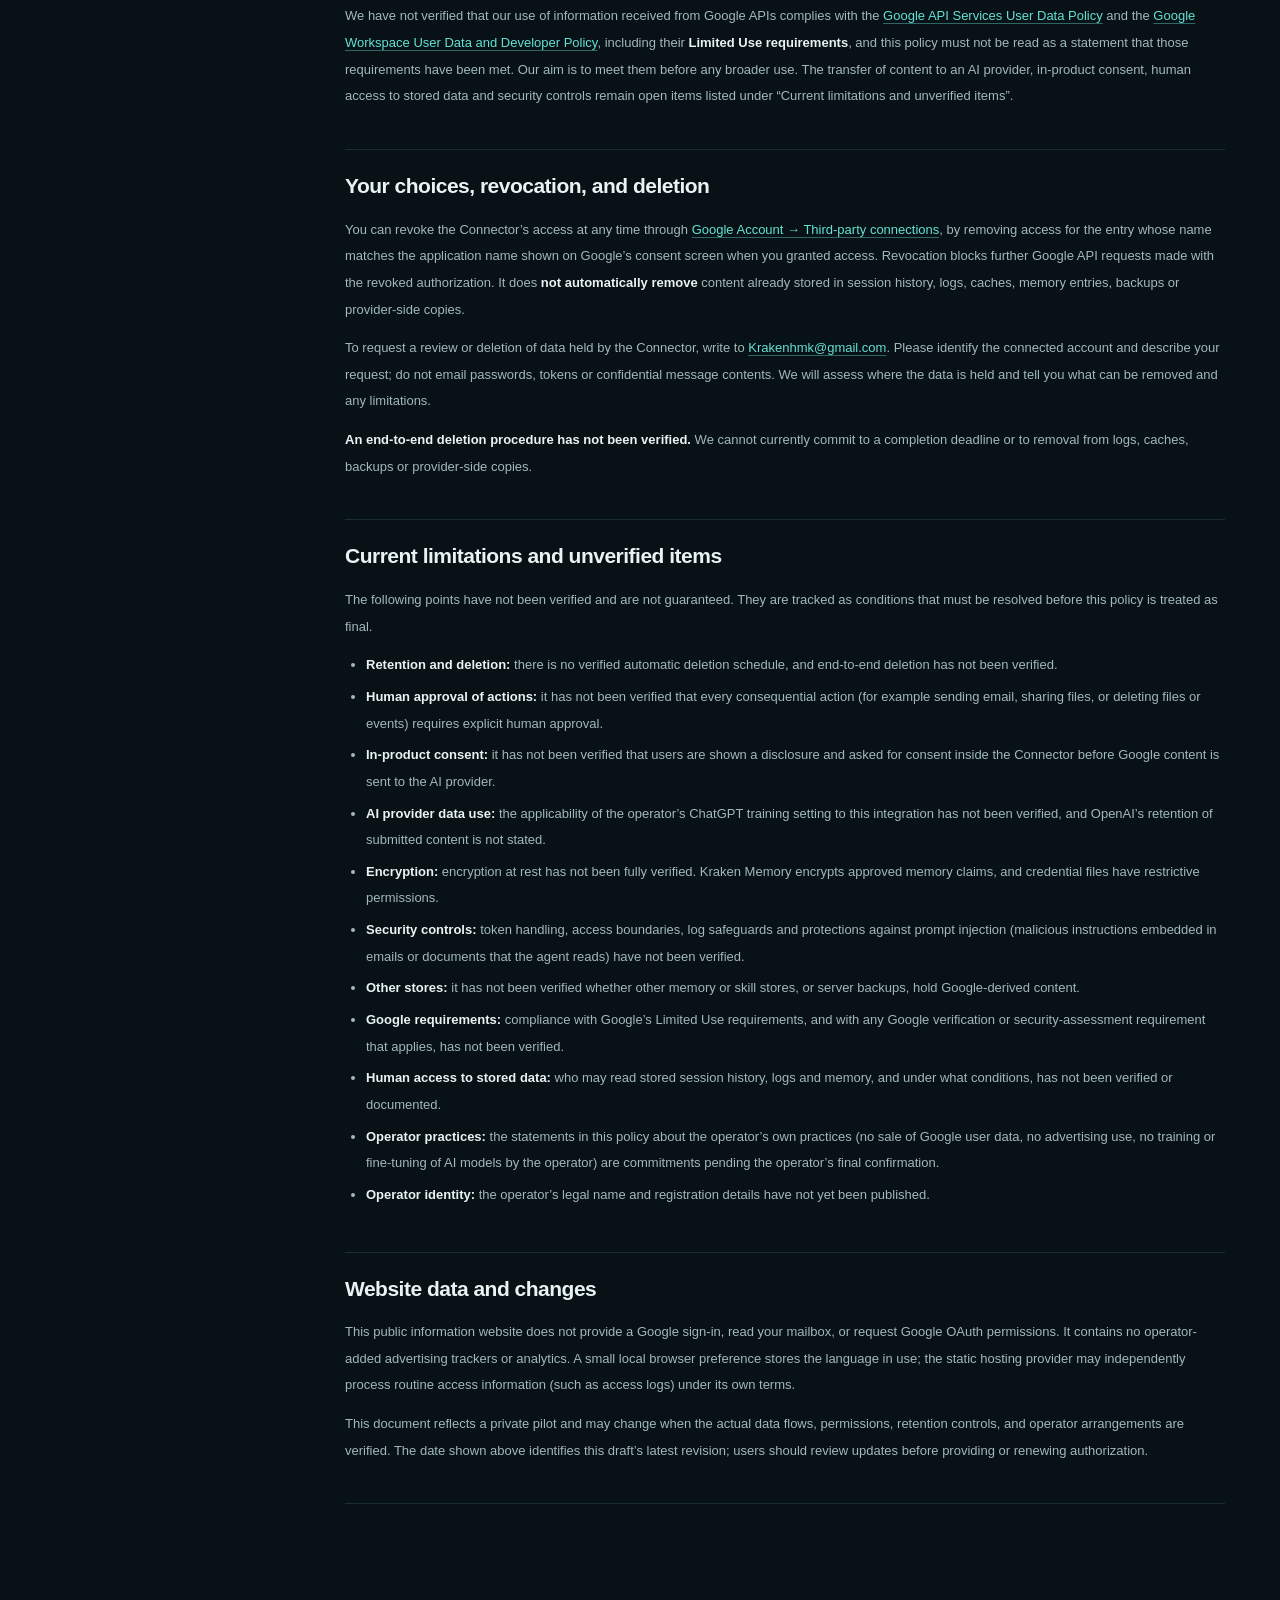
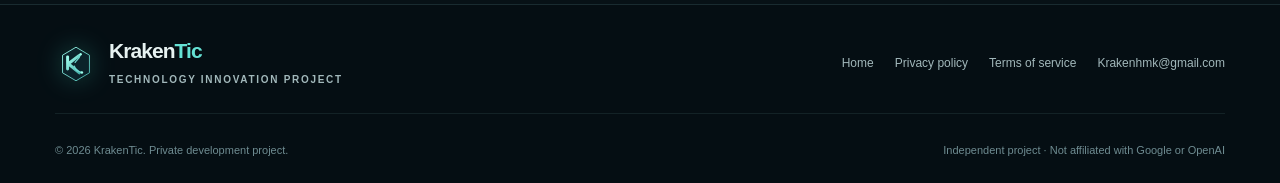
<file: docs/privacy/index.html>
<!doctype html>
<html lang="en" dir="ltr" data-lang="en">
<head>
<meta charset="utf-8"/>
<meta name="viewport" content="width=device-width,initial-scale=1"/>
<meta name="color-scheme" content="dark"/>
<meta name="theme-color" content="#071116"/>
<meta name="description" content="KrakenTic Hermes Workspace Connector — How the Hermes Workspace Connector may access, process, store, and share Google user data during private development."/>
<meta name="robots" content="index,follow"/>
<link rel="icon" type="image/svg+xml" href="../assets/mark.svg"/>
<link rel="stylesheet" href="../assets/styles.css"/>
<link rel="canonical" href="https://connect.krakentic.com/privacy/"/>
<meta property="og:type" content="website"/>
<meta property="og:site_name" content="KrakenTic Hermes Workspace Connector"/>
<meta property="og:title" content="Privacy Policy | KrakenTic"/>
<meta property="og:description" content="KrakenTic Hermes Workspace Connector — How the Hermes Workspace Connector may access, process, store, and share Google user data during private development."/>
<meta property="og:url" content="https://connect.krakentic.com/privacy/"/>
<title>Privacy Policy | KrakenTic</title>
<script src="../assets/site.js" defer></script>
</head>
<body>
<a class="skip-link" href="#main">Skip to content</a>
<header class="site-header"><div class="wrap header-content">
  <a class="brand" href="../" aria-label="KrakenTic Hermes Workspace Connector — Home"><img class="brand-icon" src="../assets/mark.svg" alt="" width="42" height="42"/>
    <span><span class="brand-main">Kraken<span>Tic</span></span><span class="brand-sub">HERMES WORKSPACE CONNECTOR</span></span>
  </a>
  <div class="nav-cluster"><nav class="nav" aria-label="Main navigation"><a href="../" ><span class="lang-en" lang="en">Home</span><span class="lang-ar" lang="ar">الرئيسية</span></a><a href="../privacy/" aria-current="page"><span class="lang-en" lang="en">Privacy</span><span class="lang-ar" lang="ar">الخصوصية</span></a><a href="../terms/" ><span class="lang-en" lang="en">Terms</span><span class="lang-ar" lang="ar">الشروط</span></a></nav><button type="button" data-language-button class="lang-switch" aria-label="Switch to Arabic">العربية</button></div>
</div></header>
<main id="main">
<section class="page-hero"><div class="wrap"><span class="eyebrow"><span class="lang-en" lang="en">POLICY & TRANSPARENCY</span><span class="lang-ar" lang="ar">السياسة والشفافية</span></span>
 <h1><span class="lang-en" lang="en">Privacy Policy</span><span class="lang-ar" lang="ar">سياسة الخصوصية</span></h1><p><span class="lang-en" lang="en">How the Hermes Workspace Connector may access, process, store, and share Google user data during private development.</span><span class="lang-ar" lang="ar">بيان الكيفية التي قد يصل بها موصل Hermes Workspace إلى بيانات Google ويعالجها ويخزّنها ويشاركها خلال مرحلة التطوير الخاص.</span></p>
 <div class="meta-strip"><span><span class="lang-en" lang="en">Last updated:</span><span class="lang-ar" lang="ar">آخر تحديث:</span> <strong><span class="lang-en" lang="en">21 October 2026</span><span class="lang-ar" lang="ar">21 أكتوبر 2026</span></strong></span><span><span class="lang-en" lang="en">Application:</span><span class="lang-ar" lang="ar">التطبيق:</span> <strong>Hermes Workspace Connector</strong></span><span><span class="lang-en" lang="en">Status:</span><span class="lang-ar" lang="ar">الحالة:</span> <strong><span class="lang-en" lang="en">Private development pilot</span><span class="lang-ar" lang="ar">برنامج تجريبي خاص قيد التطوير</span></strong></span></div>
</div></section>
<div class="wrap legal-layout"><aside class="side-index"><h2><span class="lang-en" lang="en">ON THIS PAGE</span><span class="lang-ar" lang="ar">محتويات الصفحة</span></h2><nav aria-label="Section navigation"><a href="#overview"><span class="lang-en" lang="en">Overview and operator</span><span class="lang-ar" lang="ar">نطاق السياسة والجهة المشغّلة</span></a><a href="#data"><span class="lang-en" lang="en">Google data we may access</span><span class="lang-ar" lang="ar">بيانات Google التي قد نصل إليها</span></a><a href="#use"><span class="lang-en" lang="en">Why we process it</span><span class="lang-ar" lang="ar">أغراض معالجة البيانات</span></a><a href="#ai"><span class="lang-en" lang="en">AI processing and service providers</span><span class="lang-ar" lang="ar">المعالجة بالذكاء الاصطناعي ومزوّدو الخدمات</span></a><a href="#storage"><span class="lang-en" lang="en">Storage and retention</span><span class="lang-ar" lang="ar">التخزين والاحتفاظ بالبيانات</span></a><a href="#memory"><span class="lang-en" lang="en">Agent memory</span><span class="lang-ar" lang="ar">ذاكرة الوكيل</span></a><a href="#sharing"><span class="lang-en" lang="en">Limits on sharing and use</span><span class="lang-ar" lang="ar">حدود مشاركة البيانات واستخدامها</span></a><a href="#control"><span class="lang-en" lang="en">Your choices, revocation, and deletion</span><span class="lang-ar" lang="ar">الخيارات وسحب الصلاحية وطلب الحذف</span></a><a href="#limits"><span class="lang-en" lang="en">Current limitations and unverified items</span><span class="lang-ar" lang="ar">القيود الحالية والبنود غير المتحقق منها</span></a><a href="#website"><span class="lang-en" lang="en">Website data and changes</span><span class="lang-ar" lang="ar">بيانات الموقع وتحديث السياسة</span></a></nav><div class="help"><span class="lang-en" lang="en">Need assistance?</span><span class="lang-ar" lang="ar">هل تحتاج إلى مساعدة؟</span> <a href="mailto:Krakenhmk@gmail.com">Krakenhmk@gmail.com</a></div></aside><article class="legal-content"><section id="overview"><h2><span class="lang-en" lang="en">Overview and operator</span><span class="lang-ar" lang="ar">نطاق السياسة والجهة المشغّلة</span></h2><div class="lang-en" lang="en"><p>This policy describes how the <strong>KrakenTic Hermes Workspace Connector</strong> (the “Connector”) accesses and processes data from Google services for the accounts that the operator has expressly authorized in a private development pilot.</p>
<p><strong>Operator:</strong> KrakenTic is a pre-launch technology project managed by its founders. KrakenTic is not presented here as a registered legal entity or as a generally available public service. The operator’s legal name and registration details have not yet been published (see “Current limitations and unverified items”). For privacy requests, contact <a href="mailto:Krakenhmk@gmail.com">Krakenhmk@gmail.com</a>.</p>
<p><strong>Authorized private-pilot use:</strong> The Connector is available only to accounts expressly authorized by the operator. It is not offered to the general public.</p>
<p>This informational website is a static site intended to be served from GitHub Pages at <strong>connect.krakentic.com</strong>, separate from the Connector’s runtime environment. Visiting the website alone does not authorize Google access.</p></div><div class="lang-ar" lang="ar"><p>تبيّن هذه السياسة كيفية وصول <strong>موصل KrakenTic Hermes Workspace</strong> («الموصل») إلى بيانات خدمات Google ومعالجته لها، وذلك للحسابات التي صرّحت لها الجهة المشغّلة صراحةً في إطار برنامج تجريبي خاص قيد التطوير.</p>
<p><strong>الجهة المشغّلة:</strong> KrakenTic مشروع تقني في مرحلة ما قبل الإطلاق، يديره مؤسسوه، ولا يُقدَّم هنا بوصفه كياناً قانونياً مسجلاً ولا خدمة متاحة للعموم. ولم يُنشر بعد الاسم القانوني للجهة المشغّلة وبيانات تسجيلها (انظر قسم «القيود الحالية والبنود غير المتحقق منها»). وللاستفسارات المتعلقة بالخصوصية يُرجى التواصل عبر <a href="mailto:Krakenhmk@gmail.com">Krakenhmk@gmail.com</a>.</p>
<p><strong>الاستخدام المصرّح به في البرنامج التجريبي الخاص:</strong> الموصل متاح فقط للحسابات التي صرّحت لها الجهة المشغّلة صراحةً، ولا يُعرض على الجمهور العام.</p>
<p>هذا الموقع المعلوماتي موقع ثابت يُقصد تقديمه عبر GitHub Pages على العنوان <strong>connect.krakentic.com</strong>، وهو منفصل عن بيئة تشغيل الموصل. ولا تمنح زيارة الموقع وحدها أي صلاحية للوصول إلى حساب Google.</p></div></section><section id="data"><h2><span class="lang-en" lang="en">Google data we may access</span><span class="lang-ar" lang="ar">بيانات Google التي قد نصل إليها</span></h2><div class="lang-en" lang="en"><p>After an authorized account owner grants permission through Google’s consent screen, the Connector can access the categories of data covered by the permissions granted, through the tools configured in the Connector’s AI agent (the “agent”). Depending on those permissions and the requested task, data may include:</p>
<ul><li><strong>Gmail:</strong> message content, subject, sender and recipient details, metadata and attachments. The permissions the Connector requests also allow sending messages and modifying mailbox items (for example labels, archiving and moving to trash).</li><li><strong>Calendar:</strong> calendar names, event details, attendees, times and availability. The permissions also allow creating, changing, sharing and deleting events and calendars, including permanent deletion.</li><li><strong>Drive and Docs:</strong> file names, metadata, document content and sharing settings. The permissions also allow creating, editing, deleting (including permanent deletion that bypasses the trash) and changing the sharing settings of files and documents.</li><li><strong>Sheets:</strong> spreadsheet cells, tabular data and related metadata, with permission to create, edit and delete spreadsheets.</li><li><strong>Contacts:</strong> names, email addresses, phone numbers and related contact fields (read-only).</li><li><strong>Operational information:</strong> account identifiers, request context, tool results and execution records.</li></ul>
<p>Mail, calendar entries, contacts and documents often contain personal information about other people and may include sensitive categories. Please read the <a href="../terms/">Terms of Service</a>, which restrict use of the pilot with real customer or patient data and with regulated or highly sensitive records, before connecting an account.</p>
<p>This section describes the permissions requested and what they technically allow. It is not a statement that every action is used. The permission list shown on Google’s consent screen is authoritative; the operator must keep this section aligned with that list, which is an open publication item.</p></div><div class="lang-ar" lang="ar"><p>بعد أن يمنح صاحب الحساب المصرّح له الصلاحيات عبر شاشة موافقة Google، يستطيع الموصل الوصول إلى فئات البيانات التي تشملها الصلاحيات الممنوحة، وذلك عبر الأدوات المهيأة في وكيل الذكاء الاصطناعي الخاص بالموصل («الوكيل»). وبحسب تلك الصلاحيات والمهمة المطلوبة، قد تشمل البيانات ما يلي:</p>
<ul><li><strong>البريد الإلكتروني (Gmail):</strong> محتوى الرسائل وموضوعاتها وبيانات المرسِل والمستلِم والبيانات الوصفية والمرفقات. وتتيح الصلاحيات التي يطلبها الموصل أيضاً إرسال الرسائل وتعديل عناصر صندوق البريد (مثل التصنيفات والأرشفة والنقل إلى سلة المهملات).</li><li><strong>التقويم (Calendar):</strong> أسماء التقاويم وتفاصيل الأحداث والمشاركين والأوقات وحالة التوفّر. وتتيح الصلاحيات أيضاً إنشاء الأحداث والتقاويم وتعديلها ومشاركتها وحذفها، بما في ذلك الحذف النهائي.</li><li><strong>مستندات Drive وDocs:</strong> أسماء الملفات وبياناتها الوصفية ومحتوى المستندات وإعدادات المشاركة. وتتيح الصلاحيات أيضاً إنشاء الملفات والمستندات وتعديلها وحذفها (بما في ذلك الحذف النهائي الذي يتجاوز سلة المهملات) وتغيير إعدادات مشاركتها.</li><li><strong>جداول البيانات (Sheets):</strong> خلايا جداول البيانات والبيانات الجدولية والبيانات الوصفية المرتبطة بها، مع صلاحية إنشاء جداول البيانات وتعديلها وحذفها.</li><li><strong>جهات الاتصال (Contacts):</strong> الأسماء وعناوين البريد الإلكتروني وأرقام الهواتف وحقول جهات الاتصال الأخرى (للقراءة فقط).</li><li><strong>المعلومات التشغيلية:</strong> معرّفات الحسابات وسياق الطلب ونتائج الأدوات وسجلات التنفيذ.</li></ul>
<p>كثيراً ما تتضمن رسائل البريد وأحداث التقويم وجهات الاتصال والمستندات معلومات شخصية عن أشخاص آخرين، وقد تشمل فئات حساسة. ويُرجى الاطلاع على <a href="../terms/">شروط الاستخدام</a> التي تقيّد استخدام البرنامج التجريبي مع بيانات عملاء أو مرضى حقيقية ومع السجلات الخاضعة لتنظيم قانوني خاص أو البالغة الحساسية، وذلك قبل ربط أي حساب.</p>
<p>يصف هذا القسم الصلاحيات المطلوبة وما تتيحه تقنياً، وليس إقراراً بأن كل إجراء منها مستخدم فعلياً. وتُعدّ قائمة الصلاحيات المعروضة على شاشة موافقة Google المرجعَ المعتمد، وعلى الجهة المشغّلة إبقاء هذا القسم متسقاً معها، وهذا بند مفتوح قبل النشر.</p></div></section><section id="use"><h2><span class="lang-en" lang="en">Why we process it</span><span class="lang-ar" lang="ar">أغراض معالجة البيانات</span></h2><div class="lang-en" lang="en"><p>Google data is used to carry out functions selected or configured by the authorized user, such as searching and summarizing email, preparing drafts, sending messages, scheduling, locating files, analyzing spreadsheet information and producing task responses.</p>
<p>Some permissions allow actions that change data, such as sending email, sharing files, modifying mailbox items, and editing or deleting calendar events and files. <strong>We have not verified that every consequential action requires explicit human approval before it is executed.</strong> Users should not assume that the agent will always ask first, and should review the permissions they grant and the tasks they authorize.</p>
<p>We may also process necessary operational information, such as execution records and errors, to diagnose faults and to operate and secure the Connector. The operator, and anyone else with administrative access to the server, may technically be able to read stored session history, logs and memory. Who may do so, and under what conditions, has not been verified or documented. Personnel of the AI provider may also be able to access submitted content under the provider’s own terms, which has not been verified for this integration (see “Current limitations and unverified items”).</p></div><div class="lang-ar" lang="ar"><p>تُستخدم بيانات Google لتنفيذ الوظائف التي يختارها المستخدم المصرّح له أو يهيّئها، مثل البحث في البريد وتلخيصه، وإعداد المسودات، وإرسال الرسائل، وتنظيم المواعيد، وتحديد مواقع الملفات، وتحليل بيانات الجداول، وإنتاج الإجابات المتعلقة بالمهمة.</p>
<p>تتيح بعض الصلاحيات إجراءات تغيّر البيانات، مثل إرسال البريد الإلكتروني ومشاركة الملفات وتعديل عناصر صندوق البريد وتعديل أحداث التقويم والملفات أو حذفها. <strong>لم نتحقق من أن كل إجراء ذي أثر جوهري يتطلب موافقة بشرية صريحة قبل تنفيذه.</strong> ولذلك لا ينبغي للمستخدمين افتراض أن الوكيل سيطلب التأكيد دائماً، وعليهم مراجعة الصلاحيات التي يمنحونها والمهام التي يكلّفون الوكيل بتنفيذها.</p>
<p>وقد نعالج كذلك معلومات تشغيلية لازمة، مثل سجلات التنفيذ والأخطاء، لتشخيص الأعطال وتشغيل الموصل وحمايته. وقد يتمكن المشغّل، وكل من يملك صلاحية إدارية على الخادم، من الناحية التقنية، من قراءة محفوظات الجلسات المخزَّنة والسجلات التشغيلية والذاكرة. ولم يجرِ التحقق ممن يجوز له ذلك ولا من الشروط التي يجوز بموجبها، ولم يُوثَّق ذلك بعد. وقد يتمكن العاملون لدى مزوّد الذكاء الاصطناعي كذلك من الاطلاع على المحتوى المرسَل وفق شروط المزوّد نفسه، ولم يجرِ التحقق من ذلك بالنسبة إلى هذا التكامل (انظر قسم «القيود الحالية والبنود غير المتحقق منها»).</p></div></section><section id="ai"><h2><span class="lang-en" lang="en">AI processing and service providers</span><span class="lang-ar" lang="ar">المعالجة بالذكاء الاصطناعي ومزوّدو الخدمات</span></h2><div class="lang-en" lang="en"><p>To answer a request, the Connector sends the model context to an external AI model for processing (inference). That context includes task instructions and may include Google tool results and earlier conversation content. The Connector is currently configured to use <strong>OpenAI</strong> through its Codex route, authenticated with Codex OAuth. No fallback AI provider is configured.</p>
<p>When a task involves Google data, <strong>selected Google content that the agent retrieves for the task — for example message text, document excerpts, spreadsheet cells, calendar details or contact fields — may be included in the context sent to OpenAI.</strong> Google tool results can therefore leave the server environment for processing by OpenAI, and Google content should not be assumed to remain only on the server.</p>
<p>Running the integration also involves non-AI infrastructure providers, such as the Google APIs and the provider hosting the server environment.</p>
<div class="important"><p><strong>Provider-side data use is not verified.</strong> The operator reports having turned off the ChatGPT setting that permits model training. We have not verified whether, or how, that setting applies to this third-party OAuth integration. We therefore do not state that OpenAI does not use submitted content for model training, and we do not state how long OpenAI retains it. OpenAI’s handling of submitted content depends on the account type and access route used, and which OpenAI terms and policies apply to this integration has not been verified. OpenAI’s general <a href="https://openai.com/policies/privacy-policy/" target="_blank" rel="noopener noreferrer">privacy policy</a> is available for reference.</p></div></div><div class="lang-ar" lang="ar"><p>لإتمام الطلبات، يرسل الموصل سياق النموذج إلى نموذج ذكاء اصطناعي خارجي لمعالجته (الاستدلال). ويتضمن هذا السياق تعليمات المهمة، وقد يتضمن نتائج أدوات Google ومحتوى محادثات سابقة. ويُهيَّأ الموصل حالياً لاستخدام <strong>OpenAI</strong> عبر مسار Codex الخاص بها، بالمصادقة عبر Codex OAuth. ولا يوجد مزوّد ذكاء اصطناعي احتياطي مهيَّأ.</p>
<p>عندما تتضمن المهمة بيانات من Google، <strong>قد يُدرَج في السياق المرسَل إلى OpenAI محتوى مختار من Google يسترجعه الوكيل من أجل المهمة، مثل نص الرسائل ومقتطفات المستندات وخلايا الجداول وتفاصيل التقويم وحقول جهات الاتصال.</strong> ومن ثَمّ قد تغادر نتائج أدوات Google بيئة الخادم لتُعالَج لدى OpenAI، ولا ينبغي افتراض أن محتوى Google يبقى على الخادم وحده.</p>
<p>ويتضمن تشغيل التكامل كذلك مزوّدي بنية تحتية لا يقدّمون خدمات ذكاء اصطناعي، مثل واجهات Google البرمجية والجهة المستضيفة لبيئة الخادم.</p>
<div class="important"><p><strong>لم يجرِ التحقق من كيفية استخدام المزوّد للبيانات.</strong> تفيد الجهة المشغّلة بأنها عطّلت إعداد ChatGPT الذي يسمح بتدريب النماذج. ولم يجرِ التحقق مما إذا كان هذا الإعداد ينطبق على هذا التكامل التابع لجهة خارجية عبر OAuth، وكيف ينطبق. ولذلك لا نؤكد أن OpenAI لا تستخدم المحتوى المرسَل لتدريب النماذج، ولا نحدد مدة احتفاظها به. ويتوقف تعامل OpenAI مع المحتوى المرسَل على نوع الحساب ومسار الوصول المستخدمين، ولم يجرِ التحقق من شروط OpenAI وسياساتها التي تنطبق على هذا التكامل. وتتاح للاطلاع <a href="https://openai.com/policies/privacy-policy/" target="_blank" rel="noopener noreferrer">سياسة الخصوصية العامة</a> الخاصة بشركة OpenAI.</p></div></div></section><section id="storage"><h2><span class="lang-en" lang="en">Storage and retention</span><span class="lang-ar" lang="ar">التخزين والاحتفاظ بالبيانات</span></h2><div class="lang-en" lang="en"><p><strong>Session history.</strong> Google tool results may enter the model’s context and may be stored in the agent’s persistent session history, a database on the server. Automatic session pruning is disabled, so the pruning feature does not remove session history, and no verified automatic deletion schedule exists.</p>
<p><strong>Logs, caches and local files.</strong> Operational logs, caches and other local operational files may also contain information derived from Google data. We have not verified whether server backups contain such information.</p>
<p><strong>Credentials and encryption.</strong> Credential files on the server have restrictive access permissions. The credentials are intended for use only by the private Connector environment, not by this website. We have not fully verified encryption at rest for stored data, and we do not claim that all stored data is encrypted (Kraken Memory encrypts approved memory claims; see “Agent memory”).</p>
<p><strong>No verified deletion schedule.</strong> There is currently no verified automatic retention or deletion schedule. Stored material may remain until an operator deletes it, the underlying system removes it, or the storage is retired. We cannot promise deletion within a specific number of days or removal from every copy, including logs, caches, backups and provider-side copies.</p>
<p>Before any broader use, we intend to verify where data is held, implement and test retention and deletion controls, and update this policy to reflect the tested behavior.</p></div><div class="lang-ar" lang="ar"><p><strong>محفوظات الجلسات.</strong> قد تدخل نتائج أدوات Google في سياق النموذج، وقد تُخزَّن في محفوظات الجلسات التي يحتفظ بها الوكيل باستمرار، وهي قاعدة بيانات على الخادم. والحذف التلقائي للجلسات القديمة (Session pruning) معطَّل، ولذلك لا تحذف هذه الميزة محفوظات الجلسات، ولا يوجد جدول حذف تلقائي تم التحقق منه.</p>
<p><strong>السجلات التشغيلية وملفات التخزين المؤقت والملفات المحلية.</strong> قد تتضمن السجلات التشغيلية وملفات التخزين المؤقت (Cache) وغيرها من ملفات التشغيل المحلية معلومات مشتقة من بيانات Google. ولم يجرِ التحقق مما إذا كانت النسخ الاحتياطية للخادم تتضمن مثل هذه المعلومات.</p>
<p><strong>بيانات الاعتماد والتشفير.</strong> لملفات بيانات الاعتماد على الخادم أذونات وصول مقيَّدة. وبيانات الاعتماد مخصصة لاستخدام بيئة الموصل الخاصة وحدها، وليس لاستخدام هذا الموقع. ولم يجرِ التحقق التام من التشفير أثناء التخزين للبيانات المخزَّنة، ولا ندّعي أن جميع البيانات المخزَّنة مشفَّرة (وتشفّر ذاكرة Kraken مُدخلات الذاكرة المعتمدة؛ انظر قسم «ذاكرة الوكيل»).</p>
<p><strong>لا يوجد جدول حذف تم التحقق منه.</strong> لا يوجد حالياً جدول تلقائي للاحتفاظ أو الحذف تم التحقق منه. وقد تبقى البيانات المخزَّنة إلى أن يحذفها المشغّل أو يزيلها النظام الأساسي أو يتوقف استخدام وسيط التخزين. ولا يمكننا التعهد بالحذف خلال عدد محدد من الأيام ولا بالإزالة من جميع النسخ، بما فيها السجلات التشغيلية وملفات التخزين المؤقت والنسخ الاحتياطية والنسخ لدى المزوّد.</p>
<p>وقبل أي توسع في الاستخدام، نعتزم التحقق من مواضع حفظ البيانات، وتطبيق ضوابط الاحتفاظ والحذف واختبارها، وتحديث هذه السياسة بما يعكس السلوك الذي ثبت بالاختبار.</p></div></section><section id="memory"><h2><span class="lang-en" lang="en">Agent memory</span><span class="lang-ar" lang="ar">ذاكرة الوكيل</span></h2><div class="lang-en" lang="en"><p>Automatic capture of information into Kraken Memory is <strong>disabled</strong>. Explicitly approved memory claims may persist until they are deleted. Kraken Memory encrypts approved memory claims using Fernet.</p>
<p>We have not verified where the encryption key is held or who can access it, and we have not verified that session history, logs, caches, backups or other files are encrypted. We have also not verified whether other memory or skill stores hold Google-derived content. Content from an approved memory claim that is used in a task may also appear in the model context and session history, as described above. We have not verified an end-to-end procedure for deleting a memory entry together with all related copies.</p></div><div class="lang-ar" lang="ar"><p>الالتقاط التلقائي للمعلومات في ذاكرة Kraken (Kraken Memory) <strong>معطَّل</strong>. وقد تستمر «مُدخَلات الذاكرة المعتمدة» (Approved Memory Claims)، أي المدخلات التي اعتُمدت صراحةً، إلى أن تُحذف. وتشفّر ذاكرة Kraken مُدخلات الذاكرة المعتمدة بتشفير Fernet.</p>
<p>ولم يجرِ التحقق من موضع حفظ مفتاح التشفير ولا ممن يستطيع الوصول إليه، ولا من تشفير محفوظات الجلسات والسجلات التشغيلية وملفات التخزين المؤقت والنسخ الاحتياطية وغيرها من الملفات. كما لم يجرِ التحقق مما إذا كانت مخازن ذاكرة أو مهارات أخرى تحتوي على محتوى مشتق من Google. وقد يظهر كذلك في سياق النموذج ومحفوظات الجلسات محتوى مأخوذ من مُدخَل ذاكرة معتمد استُخدم في مهمة، على النحو الموضح أعلاه. ولم يجرِ التحقق من إجراء حذف شامل من البداية إلى النهاية لمُدخَل الذاكرة مع جميع النسخ المرتبطة به.</p></div></section><section id="sharing"><h2><span class="lang-en" lang="en">Limits on sharing and use</span><span class="lang-ar" lang="ar">حدود مشاركة البيانات واستخدامها</span></h2><div class="lang-en" lang="en"><p>We do not sell Google user data and do not use it for advertising. KrakenTic does not itself train or fine-tune AI models on Google user data. This statement covers the operator only; it does not describe what OpenAI does with content submitted to it, which has not been verified (see “AI processing and service providers”). Google data is used to support the authorized user’s requested functions, necessary technical operations, security and legal obligations.</p>
<p>We have not verified that our use of information received from Google APIs complies with the <a href="https://developers.google.com/terms/api-services-user-data-policy" target="_blank" rel="noopener noreferrer">Google API Services User Data Policy</a> and the <a href="https://developers.google.com/workspace/workspace-api-user-data-developer-policy" target="_blank" rel="noopener noreferrer">Google Workspace User Data and Developer Policy</a>, including their <strong>Limited Use requirements</strong>, and this policy must not be read as a statement that those requirements have been met. Our aim is to meet them before any broader use. The transfer of content to an AI provider, in-product consent, human access to stored data and security controls remain open items listed under “Current limitations and unverified items”.</p></div><div class="lang-ar" lang="ar"><p>لا نبيع بيانات مستخدمي Google ولا نستخدمها لأغراض إعلانية. ولا تدرّب KrakenTic بنفسها نماذج الذكاء الاصطناعي ولا تجري عليها ضبطاً دقيقاً (Fine-tuning) باستخدام بيانات مستخدمي Google. ويقتصر هذا البيان على الجهة المشغّلة، ولا يصف ما تفعله OpenAI بالمحتوى المرسَل إليها، وهو أمر لم يجرِ التحقق منه (انظر قسم «المعالجة بالذكاء الاصطناعي ومزوّدو الخدمات»). وتُستخدم بيانات Google لدعم الوظائف التي يطلبها المستخدم المصرّح له، وللعمليات التقنية اللازمة، ولأغراض الأمن، وللوفاء بالالتزامات القانونية.</p>
<p>لم يجرِ التحقق من أن استخدامنا للمعلومات الواردة من واجهات Google البرمجية يمتثل <a href="https://developers.google.com/terms/api-services-user-data-policy" target="_blank" rel="noopener noreferrer">لسياسة بيانات المستخدم في خدمات Google API (Google API Services User Data Policy)</a> و<a href="https://developers.google.com/workspace/workspace-api-user-data-developer-policy" target="_blank" rel="noopener noreferrer">لسياسة Google Workspace لبيانات المستخدمين والمطوّرين (Google Workspace User Data and Developer Policy)</a>، بما فيهما <strong>متطلبات الاستخدام المحدود (Limited Use)</strong>، ولا يجوز فهم هذه السياسة على أنها إقرار باستيفاء تلك المتطلبات. ونهدف إلى استيفائها قبل أي توسع في الاستخدام. وتظل مسائل نقل المحتوى إلى مزوّد الذكاء الاصطناعي، والموافقة داخل المنتج، واطلاع الأشخاص على البيانات المخزَّنة، والضوابط الأمنية، بنوداً مفتوحة مدرجة ضمن «القيود الحالية والبنود غير المتحقق منها».</p></div></section><section id="control"><h2><span class="lang-en" lang="en">Your choices, revocation, and deletion</span><span class="lang-ar" lang="ar">الخيارات وسحب الصلاحية وطلب الحذف</span></h2><div class="lang-en" lang="en"><p>You can revoke the Connector’s access at any time through <a href="https://myaccount.google.com/connections" target="_blank" rel="noopener noreferrer">Google Account → Third-party connections</a>, by removing access for the entry whose name matches the application name shown on Google’s consent screen when you granted access. Revocation blocks further Google API requests made with the revoked authorization. It does <strong>not automatically remove</strong> content already stored in session history, logs, caches, memory entries, backups or provider-side copies.</p>
<p>To request a review or deletion of data held by the Connector, write to <a href="mailto:Krakenhmk@gmail.com?subject=KrakenTic%20Privacy%20Request">Krakenhmk@gmail.com</a>. Please identify the connected account and describe your request; do not email passwords, tokens or confidential message contents. We will assess where the data is held and tell you what can be removed and any limitations.</p>
<p><strong>An end-to-end deletion procedure has not been verified.</strong> We cannot currently commit to a completion deadline or to removal from logs, caches, backups or provider-side copies.</p></div><div class="lang-ar" lang="ar"><p>يمكن للمستخدم سحب صلاحية وصول الموصل في أي وقت عبر <a href="https://myaccount.google.com/connections" target="_blank" rel="noopener noreferrer">حساب Google ← الاتصالات بالتطبيقات الخارجية</a>، وذلك بإزالة الوصول الممنوح للإدخال الذي يطابق اسم التطبيق الظاهر على شاشة موافقة Google عند منح الصلاحية. ويمنع سحب الصلاحية طلبات Google API اللاحقة التي تعتمد على التفويض المسحوب، لكنه <strong>لا يحذف تلقائياً</strong> المحتوى المخزَّن سابقاً في محفوظات الجلسات أو السجلات التشغيلية أو ملفات التخزين المؤقت أو مُدخلات الذاكرة أو النسخ الاحتياطية أو النسخ لدى المزوّد.</p>
<p>ولطلب مراجعة البيانات التي يحتفظ بها الموصل أو حذفها، يُرجى مراسلة <a href="mailto:Krakenhmk@gmail.com?subject=KrakenTic%20Privacy%20Request">Krakenhmk@gmail.com</a>، مع تحديد الحساب المرتبط ووصف الطلب، وعدم إرسال كلمات المرور أو رموز OAuth أو نصوص الرسائل السرية عبر البريد الإلكتروني. وسنتحرّى مواضع حفظ البيانات ونبيّن ما يمكن حذفه وما يترتب على ذلك من قيود.</p>
<p><strong>لم يجرِ التحقق من إجراء شامل للحذف من البداية إلى النهاية.</strong> ولا يمكننا حالياً الالتزام بموعد لإنجاز الطلب ولا بالإزالة من السجلات التشغيلية أو ملفات التخزين المؤقت أو النسخ الاحتياطية أو النسخ لدى المزوّد.</p></div></section><section id="limits"><h2><span class="lang-en" lang="en">Current limitations and unverified items</span><span class="lang-ar" lang="ar">القيود الحالية والبنود غير المتحقق منها</span></h2><div class="lang-en" lang="en"><p>The following points have not been verified and are not guaranteed. They are tracked as conditions that must be resolved before this policy is treated as final.</p>
<ul><li><strong>Retention and deletion:</strong> there is no verified automatic deletion schedule, and end-to-end deletion has not been verified.</li><li><strong>Human approval of actions:</strong> it has not been verified that every consequential action (for example sending email, sharing files, or deleting files or events) requires explicit human approval.</li><li><strong>In-product consent:</strong> it has not been verified that users are shown a disclosure and asked for consent inside the Connector before Google content is sent to the AI provider.</li><li><strong>AI provider data use:</strong> the applicability of the operator’s ChatGPT training setting to this integration has not been verified, and OpenAI’s retention of submitted content is not stated.</li><li><strong>Encryption:</strong> encryption at rest has not been fully verified. Kraken Memory encrypts approved memory claims, and credential files have restrictive permissions.</li><li><strong>Security controls:</strong> token handling, access boundaries, log safeguards and protections against prompt injection (malicious instructions embedded in emails or documents that the agent reads) have not been verified.</li><li><strong>Other stores:</strong> it has not been verified whether other memory or skill stores, or server backups, hold Google-derived content.</li><li><strong>Google requirements:</strong> compliance with Google’s Limited Use requirements, and with any Google verification or security-assessment requirement that applies, has not been verified.</li><li><strong>Human access to stored data:</strong> who may read stored session history, logs and memory, and under what conditions, has not been verified or documented.</li><li><strong>Operator practices:</strong> the statements in this policy about the operator’s own practices (no sale of Google user data, no advertising use, no training or fine-tuning of AI models by the operator) are commitments pending the operator’s final confirmation.</li><li><strong>Operator identity:</strong> the operator’s legal name and registration details have not yet been published.</li></ul></div><div class="lang-ar" lang="ar"><p>لم يجرِ التحقق من النقاط التالية ولا نضمنها، وهي مدرجة بوصفها شروطاً يجب حسمها قبل اعتبار هذه السياسة نهائية.</p>
<ul><li><strong>الاحتفاظ والحذف:</strong> لا يوجد جدول حذف تلقائي تم التحقق منه، ولم يجرِ التحقق من الحذف الشامل من البداية إلى النهاية.</li><li><strong>الموافقة البشرية على الإجراءات:</strong> لم يجرِ التحقق من أن كل إجراء ذي أثر جوهري (مثل إرسال بريد إلكتروني أو مشاركة ملفات أو حذف ملفات أو أحداث) يتطلب موافقة بشرية صريحة.</li><li><strong>الموافقة داخل المنتج:</strong> لم يجرِ التحقق من أنه يُعرض على المستخدمين إفصاح ويُطلب منهم إعطاء الموافقة داخل الموصل قبل إرسال محتوى Google إلى مزوّد الذكاء الاصطناعي.</li><li><strong>استخدام مزوّد الذكاء الاصطناعي للبيانات:</strong> لم يجرِ التحقق من انطباق إعداد تدريب ChatGPT الخاص بالجهة المشغّلة (وهي تفيد بأنها عطّلته) على هذا التكامل، ولم تُحدَّد مدة احتفاظ OpenAI بالمحتوى المرسَل.</li><li><strong>التشفير:</strong> لم يجرِ التحقق التام من التشفير أثناء التخزين. وتشفّر ذاكرة Kraken مُدخلات الذاكرة المعتمدة، ولملفات بيانات الاعتماد أذونات وصول مقيَّدة.</li><li><strong>الضوابط الأمنية:</strong> لم يجرِ التحقق من آليات التعامل مع رموز الوصول، وحدود الصلاحيات، وضمانات السجلات، والحماية من حقن الأوامر (Prompt Injection)، أي التعليمات الضارة المضمَّنة في رسائل البريد أو المستندات التي يقرؤها الوكيل.</li><li><strong>المخازن الأخرى:</strong> لم يجرِ التحقق مما إذا كانت مخازن ذاكرة أو مهارات أخرى، أو النسخ الاحتياطية للخادم، تحتوي على محتوى مشتق من Google.</li><li><strong>متطلبات Google:</strong> لم يجرِ التحقق من الامتثال لمتطلبات الاستخدام المحدود (Limited Use) التي تضعها Google، ولا من أي متطلب للتحقق أو لتقييم أمني تفرضه Google وينطبق على هذا التطبيق.</li><li><strong>اطلاع الأشخاص على البيانات المخزَّنة:</strong> لم يجرِ التحقق ممن يجوز له قراءة محفوظات الجلسات المخزَّنة والسجلات التشغيلية والذاكرة، ولا من الشروط التي يجوز بموجبها ذلك، ولم يُوثَّق ذلك بعد.</li><li><strong>ممارسات الجهة المشغّلة:</strong> البيانات الواردة في هذه السياسة عن ممارسات الجهة المشغّلة (عدم بيع بيانات مستخدمي Google، وعدم استخدامها لأغراض إعلانية، وعدم تدريب نماذج الذكاء الاصطناعي أو ضبطها بدقة من جانب الجهة المشغّلة) تعهدات بانتظار تأكيدها النهائي من الجهة المشغّلة.</li><li><strong>هوية الجهة المشغّلة:</strong> لم يُنشر بعد الاسم القانوني للجهة المشغّلة وبيانات تسجيلها.</li></ul></div></section><section id="website"><h2><span class="lang-en" lang="en">Website data and changes</span><span class="lang-ar" lang="ar">بيانات الموقع وتحديث السياسة</span></h2><div class="lang-en" lang="en"><p>This public information website does not provide a Google sign-in, read your mailbox, or request Google OAuth permissions. It contains no operator-added advertising trackers or analytics. A small local browser preference stores the language in use; the static hosting provider may independently process routine access information (such as access logs) under its own terms.</p>
<p>This document reflects a private pilot and may change when the actual data flows, permissions, retention controls, and operator arrangements are verified. The date shown above identifies this draft’s latest revision; users should review updates before providing or renewing authorization.</p></div><div class="lang-ar" lang="ar"><p>لا يوفّر هذا الموقع المعلوماتي العام تسجيل دخول عبر Google، ولا يقرأ البريد الإلكتروني للمستخدم، ولا يطلب صلاحيات Google OAuth. ولا يتضمن أدوات تتبّع إعلانية أو تحليلات أضافتها الجهة المشغّلة. ويحفظ المتصفح محلياً تفضيلاً بسيطاً للغة المستخدمة، وقد يعالج مزوّد الاستضافة الثابتة بصورة مستقلة بيانات الوصول الاعتيادية إلى الموقع (مثل سجلات الزيارة) وفق شروطه الخاصة.</p>
<p>تعكس هذه الوثيقة برنامجاً تجريبياً خاصاً، وقد تتغير بعد التحقق من تدفقات البيانات الفعلية والصلاحيات وضوابط الاحتفاظ وترتيبات الجهة المشغّلة. ويبيّن التاريخ المذكور أعلاه آخر تعديل على هذه المسودة؛ وعلى المستخدمين مراجعة التحديثات قبل منح التفويض أو تجديده.</p></div></section></article></div>
</main>
<footer class="site-footer"><div class="wrap">
  <div class="footer-main">
    <a class="brand" href="../"><img class="brand-icon" src="../assets/mark.svg" alt="" width="42" height="42"/><span><span class="brand-main">Kraken<span>Tic</span></span><span class="brand-sub">Technology Innovation Project</span></span></a>
    <nav class="footer-nav" aria-label="Footer"> <a href="../"><span class="lang-en" lang="en">Home</span><span class="lang-ar" lang="ar">الرئيسية</span></a><a href="../privacy/"><span class="lang-en" lang="en">Privacy policy</span><span class="lang-ar" lang="ar">سياسة الخصوصية</span></a><a href="../terms/"><span class="lang-en" lang="en">Terms of service</span><span class="lang-ar" lang="ar">شروط الاستخدام</span></a><a href="mailto:Krakenhmk@gmail.com">Krakenhmk@gmail.com</a></nav>
  </div>
  <div class="footer-bottom"><span><span class="lang-en" lang="en">© 2026 KrakenTic. Private development project.</span><span class="lang-ar" lang="ar">© 2026 KrakenTic. مشروع تقني قيد التطوير.</span></span><span><span class="lang-en" lang="en">Independent project · Not affiliated with Google or OpenAI</span><span class="lang-ar" lang="ar">مشروع مستقل · غير تابع لـ Google أو OpenAI</span></span></div>
</div></footer>
</body></html>
</file>
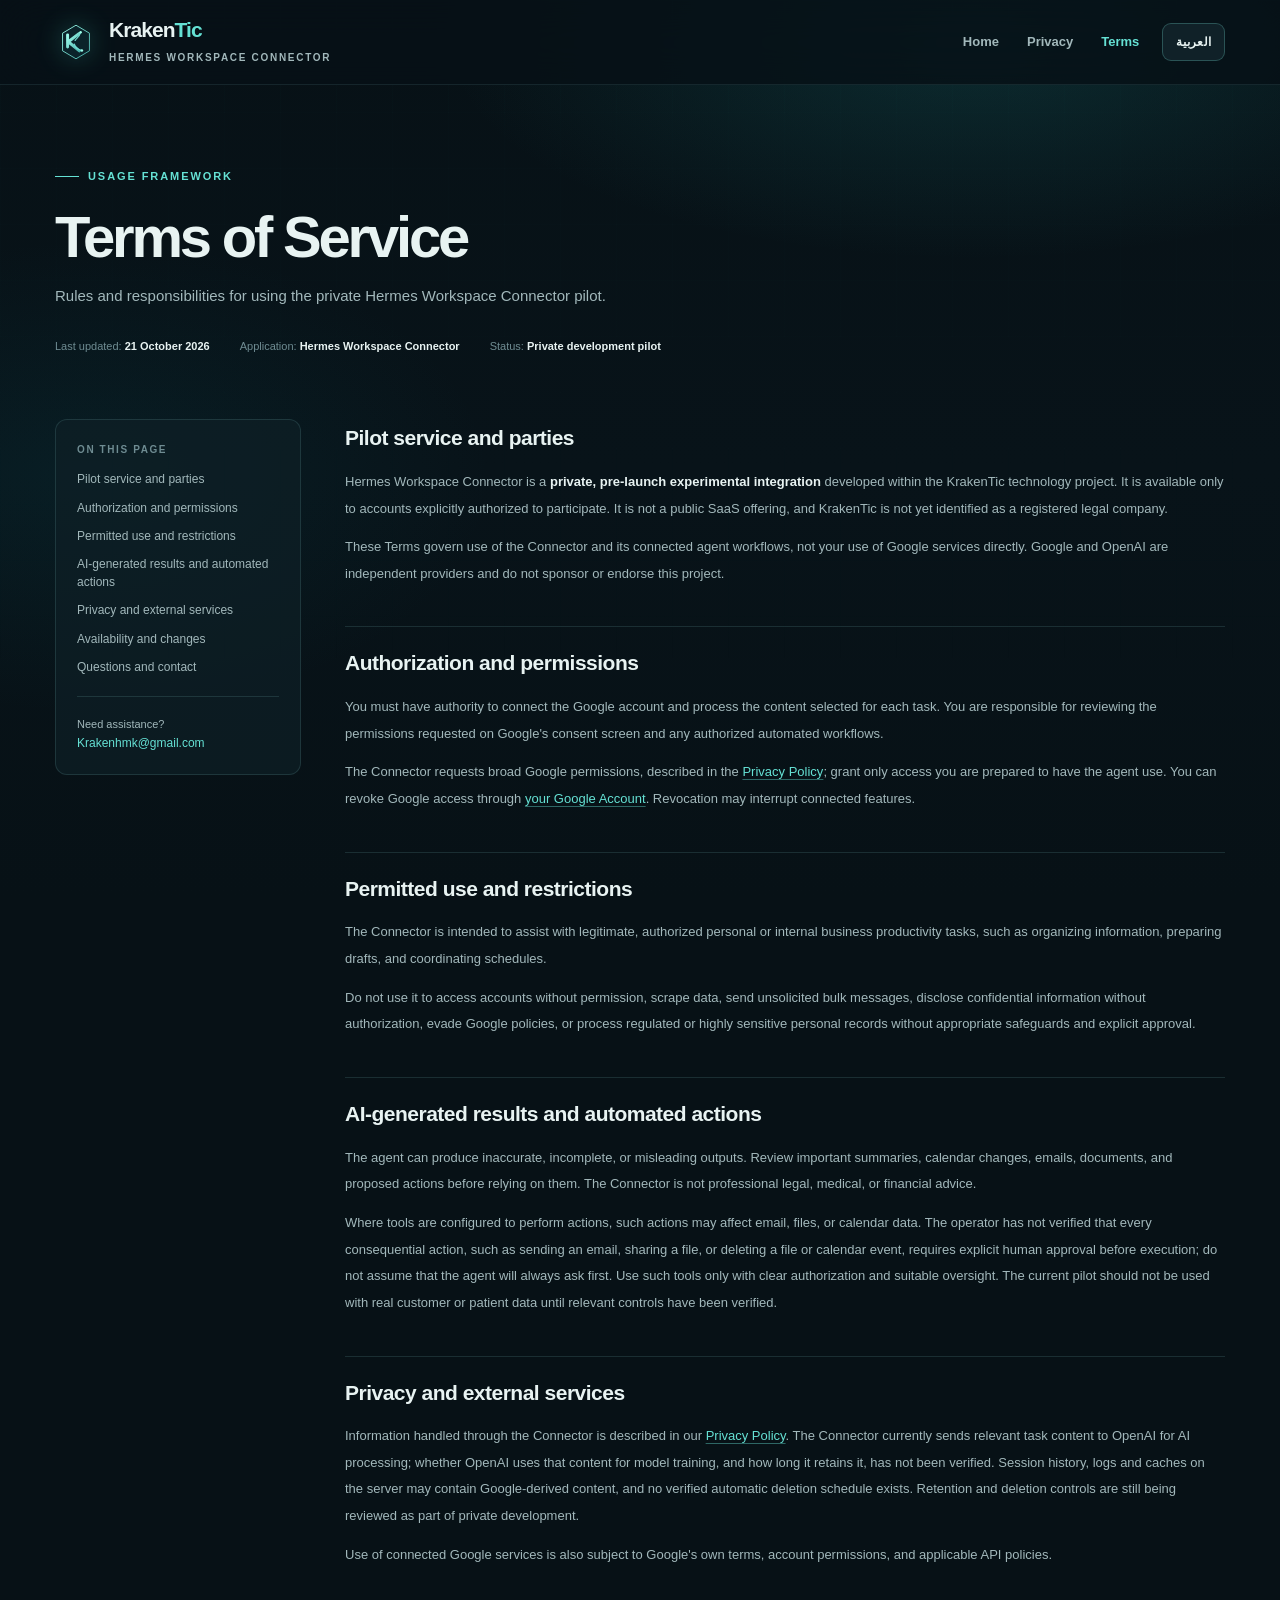
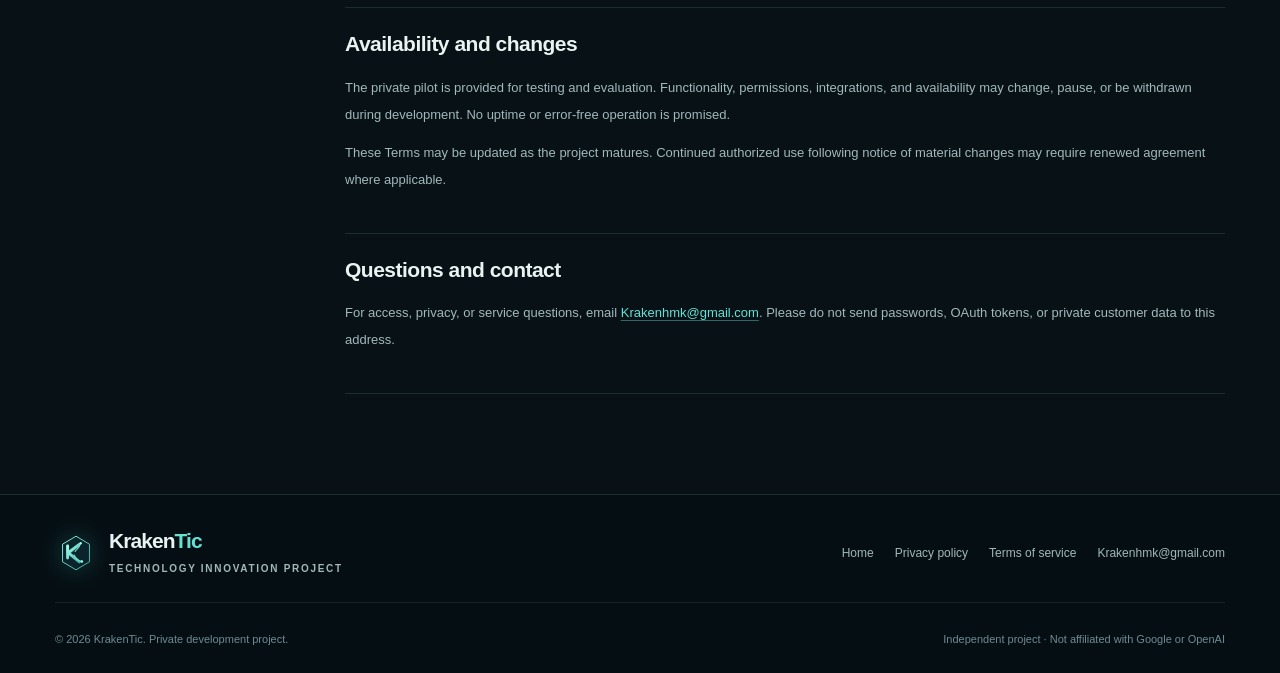
<file: docs/terms/index.html>
<!doctype html>
<html lang="en" dir="ltr" data-lang="en">
<head>
<meta charset="utf-8"/>
<meta name="viewport" content="width=device-width,initial-scale=1"/>
<meta name="color-scheme" content="dark"/>
<meta name="theme-color" content="#071116"/>
<meta name="description" content="KrakenTic Hermes Workspace Connector — Rules and responsibilities for using the private Hermes Workspace Connector pilot."/>
<meta name="robots" content="index,follow"/>
<link rel="icon" type="image/svg+xml" href="../assets/mark.svg"/>
<link rel="stylesheet" href="../assets/styles.css"/>
<link rel="canonical" href="https://connect.krakentic.com/terms/"/>
<meta property="og:type" content="website"/>
<meta property="og:site_name" content="KrakenTic Hermes Workspace Connector"/>
<meta property="og:title" content="Terms of Service | KrakenTic"/>
<meta property="og:description" content="KrakenTic Hermes Workspace Connector — Rules and responsibilities for using the private Hermes Workspace Connector pilot."/>
<meta property="og:url" content="https://connect.krakentic.com/terms/"/>
<title>Terms of Service | KrakenTic</title>
<script src="../assets/site.js" defer></script>
</head>
<body>
<a class="skip-link" href="#main">Skip to content</a>
<header class="site-header"><div class="wrap header-content">
  <a class="brand" href="../" aria-label="KrakenTic Hermes Workspace Connector — Home"><img class="brand-icon" src="../assets/mark.svg" alt="" width="42" height="42"/>
    <span><span class="brand-main">Kraken<span>Tic</span></span><span class="brand-sub">HERMES WORKSPACE CONNECTOR</span></span>
  </a>
  <div class="nav-cluster"><nav class="nav" aria-label="Main navigation"><a href="../" ><span class="lang-en" lang="en">Home</span><span class="lang-ar" lang="ar">الرئيسية</span></a><a href="../privacy/" ><span class="lang-en" lang="en">Privacy</span><span class="lang-ar" lang="ar">الخصوصية</span></a><a href="../terms/" aria-current="page"><span class="lang-en" lang="en">Terms</span><span class="lang-ar" lang="ar">الشروط</span></a></nav><button type="button" data-language-button class="lang-switch" aria-label="Switch to Arabic">العربية</button></div>
</div></header>
<main id="main">
<section class="page-hero"><div class="wrap"><span class="eyebrow"><span class="lang-en" lang="en">USAGE FRAMEWORK</span><span class="lang-ar" lang="ar">إطار الاستخدام</span></span>
 <h1><span class="lang-en" lang="en">Terms of Service</span><span class="lang-ar" lang="ar">شروط الاستخدام</span></h1><p><span class="lang-en" lang="en">Rules and responsibilities for using the private Hermes Workspace Connector pilot.</span><span class="lang-ar" lang="ar">القواعد والمسؤوليات المتعلقة باستخدام البرنامج التجريبي الخاص لموصل Hermes Workspace.</span></p>
 <div class="meta-strip"><span><span class="lang-en" lang="en">Last updated:</span><span class="lang-ar" lang="ar">آخر تحديث:</span> <strong><span class="lang-en" lang="en">21 October 2026</span><span class="lang-ar" lang="ar">21 أكتوبر 2026</span></strong></span><span><span class="lang-en" lang="en">Application:</span><span class="lang-ar" lang="ar">التطبيق:</span> <strong>Hermes Workspace Connector</strong></span><span><span class="lang-en" lang="en">Status:</span><span class="lang-ar" lang="ar">الحالة:</span> <strong><span class="lang-en" lang="en">Private development pilot</span><span class="lang-ar" lang="ar">برنامج تجريبي خاص قيد التطوير</span></strong></span></div>
</div></section>
<div class="wrap legal-layout"><aside class="side-index"><h2><span class="lang-en" lang="en">ON THIS PAGE</span><span class="lang-ar" lang="ar">محتويات الصفحة</span></h2><nav aria-label="Section navigation"><a href="#scope"><span class="lang-en" lang="en">Pilot service and parties</span><span class="lang-ar" lang="ar">طبيعة الخدمة والأطراف</span></a><a href="#access"><span class="lang-en" lang="en">Authorization and permissions</span><span class="lang-ar" lang="ar">التفويض والصلاحيات</span></a><a href="#permitted"><span class="lang-en" lang="en">Permitted use and restrictions</span><span class="lang-ar" lang="ar">الاستخدام المسموح والقيود</span></a><a href="#ai"><span class="lang-en" lang="en">AI-generated results and automated actions</span><span class="lang-ar" lang="ar">نتائج الذكاء الاصطناعي والإجراءات الآلية</span></a><a href="#privacy"><span class="lang-en" lang="en">Privacy and external services</span><span class="lang-ar" lang="ar">الخصوصية والخدمات الخارجية</span></a><a href="#availability"><span class="lang-en" lang="en">Availability and changes</span><span class="lang-ar" lang="ar">التوفر والتغييرات</span></a><a href="#contact"><span class="lang-en" lang="en">Questions and contact</span><span class="lang-ar" lang="ar">الاستفسارات والتواصل</span></a></nav><div class="help"><span class="lang-en" lang="en">Need assistance?</span><span class="lang-ar" lang="ar">هل تحتاج إلى مساعدة؟</span> <a href="mailto:Krakenhmk@gmail.com">Krakenhmk@gmail.com</a></div></aside><article class="legal-content"><section id="scope"><h2><span class="lang-en" lang="en">Pilot service and parties</span><span class="lang-ar" lang="ar">طبيعة الخدمة والأطراف</span></h2><div class="lang-en" lang="en"><p>Hermes Workspace Connector is a <strong>private, pre-launch experimental integration</strong> developed within the KrakenTic technology project. It is available only to accounts explicitly authorized to participate. It is not a public SaaS offering, and KrakenTic is not yet identified as a registered legal company.</p><p>These Terms govern use of the Connector and its connected agent workflows, not your use of Google services directly. Google and OpenAI are independent providers and do not sponsor or endorse this project.</p></div><div class="lang-ar" lang="ar"><p>إن موصل Hermes Workspace <strong>تكامل تجريبي خاص في مرحلة ما قبل الإطلاق</strong> ضمن مشروع KrakenTic التقني، ويقتصر توفره على الحسابات المصرّح لها صراحةً بالمشاركة. وهو ليس خدمة SaaS عامة، ولا يُعرَّف KrakenTic حالياً بوصفه شركة مسجّلة قانونياً.</p><p>تحكم هذه الشروط استخدام الموصل وسير عمل الوكيل المرتبط به، وليس استخدام المستخدم لخدمات Google استخداماً مباشراً. وتُعدّ Google وOpenAI جهتين مستقلتين لا ترعيان هذا المشروع ولا تؤيدانه.</p></div></section><section id="access"><h2><span class="lang-en" lang="en">Authorization and permissions</span><span class="lang-ar" lang="ar">التفويض والصلاحيات</span></h2><div class="lang-en" lang="en"><p>You must have authority to connect the Google account and process the content selected for each task. You are responsible for reviewing the permissions requested on Google's consent screen and any authorized automated workflows.</p><p>The Connector requests broad Google permissions, described in the <a href="../privacy/">Privacy Policy</a>; grant only access you are prepared to have the agent use. You can revoke Google access through <a href="https://myaccount.google.com/connections" target="_blank" rel="noopener noreferrer">your Google Account</a>. Revocation may interrupt connected features.</p></div><div class="lang-ar" lang="ar"><p>يجب أن يكون لدى المستخدم تفويض بربط حساب Google ومعالجة المحتوى المحدد لكل مهمة. والمستخدم مسؤول عن مراجعة الصلاحيات المعروضة على شاشة موافقة Google وأي مهام آلية يفوّض المستخدم الوكيلَ بتنفيذها.</p><p>يطلب الموصل صلاحيات واسعة على بيانات Google موضّحة في <a href="../privacy/">سياسة الخصوصية</a>؛ ولا ينبغي للمستخدم أن يمنح إلا ما يقبل أن يستخدمه الوكيل. ويمكن سحب صلاحية الوصول من <a href="https://myaccount.google.com/connections" target="_blank" rel="noopener noreferrer">حساب Google</a>، وقد يؤدي ذلك إلى إيقاف بعض الوظائف المرتبطة.</p></div></section><section id="permitted"><h2><span class="lang-en" lang="en">Permitted use and restrictions</span><span class="lang-ar" lang="ar">الاستخدام المسموح والقيود</span></h2><div class="lang-en" lang="en"><p>The Connector is intended to assist with legitimate, authorized personal or internal business productivity tasks, such as organizing information, preparing drafts, and coordinating schedules.</p><p>Do not use it to access accounts without permission, scrape data, send unsolicited bulk messages, disclose confidential information without authorization, evade Google policies, or process regulated or highly sensitive personal records without appropriate safeguards and explicit approval.</p></div><div class="lang-ar" lang="ar"><p>الغرض من الموصل هو المساعدة في مهام إنتاجية مشروعة ومصرّح بها، شخصية أو لأغراض أعمال داخلية، مثل تنظيم المعلومات وإعداد المسودات وتنسيق المواعيد.</p><p>يُحظر استخدامه للوصول إلى حسابات دون إذن، أو للاستخلاص الآلي للبيانات (Scraping)، أو لإرسال رسائل جماعية غير مرغوب فيها، أو لإفشاء معلومات سرية دون تصريح، أو للالتفاف على سياسات Google، أو لمعالجة سجلات شخصية خاضعة لتنظيم قانوني خاص أو بالغة الحساسية دون ضوابط مناسبة وموافقة صريحة.</p></div></section><section id="ai"><h2><span class="lang-en" lang="en">AI-generated results and automated actions</span><span class="lang-ar" lang="ar">نتائج الذكاء الاصطناعي والإجراءات الآلية</span></h2><div class="lang-en" lang="en"><p>The agent can produce inaccurate, incomplete, or misleading outputs. Review important summaries, calendar changes, emails, documents, and proposed actions before relying on them. The Connector is not professional legal, medical, or financial advice.</p><p>Where tools are configured to perform actions, such actions may affect email, files, or calendar data. The operator has not verified that every consequential action, such as sending an email, sharing a file, or deleting a file or calendar event, requires explicit human approval before execution; do not assume that the agent will always ask first. Use such tools only with clear authorization and suitable oversight. The current pilot should not be used with real customer or patient data until relevant controls have been verified.</p></div><div class="lang-ar" lang="ar"><p>قد ينتج الوكيل مخرجات غير دقيقة أو ناقصة أو مضلِّلة. ويجب مراجعة الملخصات المهمة وتعديلات التقويم ورسائل البريد والمستندات والإجراءات المقترحة قبل الاعتماد عليها. والموصل لا يقدّم استشارات قانونية أو طبية أو مالية مهنية.</p><p>إذا هُيِّئت أدوات لتنفيذ إجراءات، فقد تؤثر هذه الإجراءات في البريد أو الملفات أو بيانات التقويم. ولم تتحقق الجهة المشغّلة من أن كل إجراء ذي أثر جوهري، مثل إرسال بريد إلكتروني أو مشاركة ملف أو حذف ملف أو حدث في التقويم، يتطلب موافقة بشرية صريحة قبل تنفيذه؛ ولا ينبغي افتراض أن الوكيل سيطلب التأكيد دائماً. ولا ينبغي استخدام هذه الأدوات إلا بتفويض واضح وتحت رقابة مناسبة. كما لا ينبغي استخدام البرنامج التجريبي الحالي مع بيانات عملاء أو مرضى حقيقية قبل التحقق من الضوابط اللازمة.</p></div></section><section id="privacy"><h2><span class="lang-en" lang="en">Privacy and external services</span><span class="lang-ar" lang="ar">الخصوصية والخدمات الخارجية</span></h2><div class="lang-en" lang="en"><p>Information handled through the Connector is described in our <a href="../privacy/">Privacy Policy</a>. The Connector currently sends relevant task content to OpenAI for AI processing; whether OpenAI uses that content for model training, and how long it retains it, has not been verified. Session history, logs and caches on the server may contain Google-derived content, and no verified automatic deletion schedule exists. Retention and deletion controls are still being reviewed as part of private development.</p><p>Use of connected Google services is also subject to Google's own terms, account permissions, and applicable API policies.</p></div><div class="lang-ar" lang="ar"><p>تُوضَّح طريقة التعامل مع المعلومات في <a href="../privacy/">سياسة الخصوصية</a>. ويرسل الموصل حالياً المحتوى ذا الصلة بالمهام إلى OpenAI لمعالجته بالذكاء الاصطناعي؛ ولم يجرِ التحقق مما إذا كانت OpenAI تستخدم هذا المحتوى لتدريب النماذج، ولا من مدة احتفاظها به. وقد تحتوي محفوظات الجلسات والسجلات التشغيلية وملفات التخزين المؤقت الموجودة على الخادم على محتوى مشتق من Google، ولا يوجد جدول حذف تلقائي تم التحقق منه. وما زالت ضوابط الاحتفاظ والحذف قيد المراجعة خلال التطوير الخاص.</p><p>وتخضع خدمات Google المرتبطة كذلك لشروط Google وصلاحيات الحساب وسياسات واجهات البرمجة المعمول بها.</p></div></section><section id="availability"><h2><span class="lang-en" lang="en">Availability and changes</span><span class="lang-ar" lang="ar">التوفر والتغييرات</span></h2><div class="lang-en" lang="en"><p>The private pilot is provided for testing and evaluation. Functionality, permissions, integrations, and availability may change, pause, or be withdrawn during development. No uptime or error-free operation is promised.</p><p>These Terms may be updated as the project matures. Continued authorized use following notice of material changes may require renewed agreement where applicable.</p></div><div class="lang-ar" lang="ar"><p>البرنامج التجريبي الخاص مقدَّم للاختبار والتقييم. وقد تتغير الوظائف والصلاحيات والتكاملات والتوفر، أو تتوقف، أو تُسحب خلال التطوير. ولا نقدّم أي وعد باستمرارية التشغيل أو بخلوّ الخدمة من الأخطاء.</p><p>وقد تُحدَّث هذه الشروط مع نضج المشروع، وقد يتطلب استمرار الاستخدام المصرّح به بعد الإشعار بالتغييرات الجوهرية موافقة جديدة حيثما انطبق ذلك.</p></div></section><section id="contact"><h2><span class="lang-en" lang="en">Questions and contact</span><span class="lang-ar" lang="ar">الاستفسارات والتواصل</span></h2><div class="lang-en" lang="en"><p>For access, privacy, or service questions, email <a href="mailto:Krakenhmk@gmail.com">Krakenhmk@gmail.com</a>. Please do not send passwords, OAuth tokens, or private customer data to this address.</p></div><div class="lang-ar" lang="ar"><p>للاستفسار عن الوصول أو الخصوصية أو الخدمة، يُرجى التواصل عبر <a href="mailto:Krakenhmk@gmail.com">Krakenhmk@gmail.com</a>. ويُرجى عدم إرسال كلمات المرور أو رموز OAuth أو بيانات العملاء الخاصة إلى هذا العنوان.</p></div></section></article></div>
</main>
<footer class="site-footer"><div class="wrap">
  <div class="footer-main">
    <a class="brand" href="../"><img class="brand-icon" src="../assets/mark.svg" alt="" width="42" height="42"/><span><span class="brand-main">Kraken<span>Tic</span></span><span class="brand-sub">Technology Innovation Project</span></span></a>
    <nav class="footer-nav" aria-label="Footer"> <a href="../"><span class="lang-en" lang="en">Home</span><span class="lang-ar" lang="ar">الرئيسية</span></a><a href="../privacy/"><span class="lang-en" lang="en">Privacy policy</span><span class="lang-ar" lang="ar">سياسة الخصوصية</span></a><a href="../terms/"><span class="lang-en" lang="en">Terms of service</span><span class="lang-ar" lang="ar">شروط الاستخدام</span></a><a href="mailto:Krakenhmk@gmail.com">Krakenhmk@gmail.com</a></nav>
  </div>
  <div class="footer-bottom"><span><span class="lang-en" lang="en">© 2026 KrakenTic. Private development project.</span><span class="lang-ar" lang="ar">© 2026 KrakenTic. مشروع تقني قيد التطوير.</span></span><span><span class="lang-en" lang="en">Independent project · Not affiliated with Google or OpenAI</span><span class="lang-ar" lang="ar">مشروع مستقل · غير تابع لـ Google أو OpenAI</span></span></div>
</div></footer>
</body></html>
</file>
<file: assets/styles.css>
/* KrakenTic Hermes Workspace Connector | Standalone GitHub Pages theme */
:root {
  color-scheme: dark;
  --bg: #071116;
  --bg-soft: #0b1a20;
  --panel: rgba(14, 31, 38, .82);
  --panel-light: rgba(20, 42, 49, .86);
  --border: rgba(124, 188, 189, .17);
  --border-strong: rgba(116, 218, 208, .27);
  --text: #e8f3f2;
  --muted: #a2b8bb;
  --subtle: #6f8c92;
  --accent: #65e1d4;
  --accent-2: #9ef6e7;
  --focus: #bdfff5;
  --w: 1170px;
}
*, *::before, *::after { box-sizing: border-box; }
html { scroll-behavior: smooth; }
body {
  margin: 0;
  background: var(--bg);
  color: var(--text);
  font: 400 16px/1.7 Inter, "Segoe UI", Tahoma, sans-serif;
  overflow-x: hidden;
  -webkit-font-smoothing: antialiased;
}
body::before {
  content: "";
  position: fixed;
  inset: 0;
  pointer-events: none;
  z-index: -2;
  background:
    radial-gradient(ellipse 57% 33% at 76% 5%, rgba(29, 139, 140, .21), transparent 72%),
    radial-gradient(ellipse 43% 36% at 7% 53%, rgba(9, 104, 115, .13), transparent 73%),
    linear-gradient(180deg, #071116, #081319 52%, #071116);
}
body::after {
  content: "";
  position: fixed;
  inset: 0;
  pointer-events: none;
  z-index: -1;
  opacity: .28;
  background-image: linear-gradient(rgba(142, 235, 228, .05) 1px, transparent 1px), linear-gradient(90deg, rgba(142, 235, 228, .05) 1px, transparent 1px);
  background-size: 56px 56px;
  mask-image: linear-gradient(180deg, #000 0%, transparent 100%);
}
::selection { color: #071116; background: var(--accent); }
a { color: inherit; text-decoration: none; }
a:hover { color: var(--accent-2); }
a:focus-visible, button:focus-visible { outline: 2px solid var(--focus); outline-offset: 4px; }
button { font: inherit; }
.skip-link { position: absolute; top: -60px; left: 12px; z-index: 100; padding: 9px 16px; background: #10262c; color: #fff; border-radius: 6px; }
.skip-link:focus { top: 12px; }
.wrap { width: min(var(--w), calc(100% - 64px)); margin-inline: auto; }
.site-header {
  position: sticky; z-index: 50; top: 0;
  background: rgba(7, 17, 22, .82);
  backdrop-filter: blur(24px); -webkit-backdrop-filter: blur(24px);
  border-bottom: 1px solid rgba(129, 192, 194, .12);
}
.header-content { min-height: 84px; display: flex; justify-content: space-between; align-items: center; gap: 18px; }
.brand { display: flex; align-items: center; gap: 12px; min-width: 0; }
.brand-icon { width: 42px; height: 42px; flex: 0 0 auto; filter: drop-shadow(0 0 13px rgba(77, 229, 207, .24)); }
.brand-main { font-size: 21px; font-weight: 780; letter-spacing: -.045em; line-height: 1.15; }
.brand-main span { color: var(--accent); }
.brand-sub { display:block; font-size: 10px; letter-spacing: .17em; text-transform: uppercase; font-weight: 690; color: var(--muted); margin-top: 4px; }
.nav-cluster { display:flex; align-items:center; gap: 23px; }
.nav { display:flex; align-items:center; gap: 28px; }
.nav a { color: var(--muted); font-weight: 550; font-size: 13px; white-space: nowrap; transition: color .2s; }
.nav a[aria-current="page"] { color: var(--accent); }
.lang-switch {
  white-space: nowrap; cursor: pointer; color: var(--text);
  padding: 8px 13px; border: 1px solid var(--border-strong);
  background: rgba(35, 63, 69, .36); border-radius: 9px;
  font-size: 12px; font-weight: 700; letter-spacing: .02em;
}
.lang-switch:hover { background: rgba(48, 105, 105, .3); }
.lang-ar { display: none !important; }
html[data-lang="ar"] .lang-ar { display: revert !important; }
html[data-lang="ar"] .lang-en { display: none !important; }
html[data-lang="ar"] body { font-family: Tahoma, "Segoe UI", sans-serif; }
html[data-lang="ar"] .brand-sub { letter-spacing: .07em; }
html[data-lang="ar"] .brand, html[data-lang="ar"] .stage, html[data-lang="ar"] .step { direction: ltr; }
html[data-lang="ar"] .step .step-info { direction: rtl; text-align: right; flex: 1; min-width: 0; }
html[data-lang="ar"] .meta-label { letter-spacing: 0; }
html[data-lang="ar"] .site-footer .brand { direction: ltr; }
.eyebrow { display:inline-flex; align-items:center; gap: 9px; font-size: 11px; font-weight: 750; text-transform: uppercase; letter-spacing: .175em; color: var(--accent); }
.eyebrow::before { content: ""; display: inline-block; width: 24px; height: 1px; background: currentColor; }
html[data-lang="ar"] .eyebrow { letter-spacing: .025em; }
.status-pill {
  display:inline-flex; align-items:center; gap: 8px; font-size:11px; font-weight: 680; color: #a8e8dc; border:1px solid rgba(101, 225, 212, .22);
  background: rgba(39, 98, 99, .2); padding: 6px 11px; border-radius: 50px; letter-spacing:.06em;
}
.status-pill::before { content:""; height: 6px; width:6px; border-radius:50%; background: var(--accent); box-shadow: 0 0 9px rgba(101,225,212,.6); }
.hero { position: relative; padding: 88px 0 98px; overflow: hidden; }
.hero-grid { display:grid; grid-template-columns: minmax(0, 1.13fr) minmax(0, .87fr); gap: 60px; align-items: center; }
.hero h1 { font-size: clamp(39px, 5.4vw, 72px); font-weight: 760; letter-spacing: -.065em; line-height: 1.07; margin: 25px 0 24px; max-width: 780px; }
.hero h1 em { color: var(--accent); font-style: normal; }
html[data-lang="ar"] .hero h1, html[data-lang="ar"] .page-hero h1 { letter-spacing: -.03em; }
.hero-description { max-width: 590px; color: var(--muted); font-size: 16px; line-height: 1.85; margin: 0 0 32px; }
.cta-row { display:flex; flex-wrap:wrap; gap:12px; align-items:center; }
.btn { display:inline-flex; gap:10px; align-items:center; justify-content:center; padding: 12px 20px; border-radius:9px; font-weight: 720; font-size:13px; transition: transform .2s, background .2s, border-color .2s; }
.btn:hover { transform: translateY(-1px); }
.btn-primary { background:var(--accent); color:#062124; box-shadow: 0 8px 36px rgba(101,225,212,.14); }
.btn-primary:hover { background: var(--accent-2); color: #042024; }
.btn-secondary { border: 1px solid var(--border-strong); color: var(--text); background: rgba(19, 42, 47, .45); }
.btn-secondary:hover { background: rgba(36, 66, 71, .75); }
.btn .arrow { font-size: 16px; }
.hero-foot { display: flex; flex-wrap:wrap; gap: 15px 23px; margin-top: 35px; font-size: 12px; color: var(--subtle); }
.hero-foot span { display:flex; align-items:center; gap:9px; }
.hero-foot svg { width:16px; height:16px; color:var(--accent); }
.illustration { position: relative; min-height:440px; display:flex; align-items:center; justify-content:center; }
.ill-glow { position:absolute; width:400px; height:400px; border-radius:100%; background: radial-gradient(circle,rgba(39,194,189,.18) 0,transparent 68%); filter: blur(24px); }
.ill-orbit, .ill-orbit-2, .ill-orbit-3 { position:absolute; border-radius:50%; border:1px solid rgba(101, 225, 212, .11); aspect-ratio:1; }
.ill-orbit { width:390px; transform:rotate(-21deg) scaleX(.79); }
.ill-orbit-2 { width:335px; transform:rotate(52deg) scaleX(.74); border-style:dashed; }
.ill-orbit-3 { width:267px; transform: rotate(-7deg) scaleX(.87); }
.orbit-dot { position:absolute; border-radius:50%; width:8px; height:8px; background: var(--accent); box-shadow:0 0 20px rgba(101,225,212,.65); }
.orbit-dot.first { top: 60px; right:67px; }.orbit-dot.second{bottom:70px;left:65px;width:5px;height:5px;}
.core-card { position:relative; z-index:2; width:min(308px,90%); border:1px solid rgba(112,230,220,.32); border-radius:22px; padding:34px 31px 28px; background:linear-gradient(150deg,rgba(23,53,59,.96),rgba(8,24,30,.98)); box-shadow: 0 22px 60px rgba(0,0,0,.33),inset 0 1px 0 rgba(231,255,255,.09); }
.core-mark { display:flex; justify-content:center; padding:9px; }
.core-mark img { width:102px; height:102px; }
.core-line { height:1px; background:linear-gradient(90deg, transparent,rgba(117,242,228,.45),transparent); margin: 19px 0; }
.core-top { display:flex; justify-content:space-between; align-items:center; gap:8px; }
.core-label { font-size:10px; color:var(--subtle); letter-spacing:.17em; text-transform:uppercase; font-weight:700; }
.core-name { font-size:19px; font-weight:750; line-height:1.15; letter-spacing:-.03em; margin:8px 0; }
.core-desc { font-size:11px; color:var(--muted); }
.core-bottom { display:flex; align-items:center; gap:9px; margin-top:18px; color:var(--accent); font-size:11px; font-weight:700; }
.core-bottom i { height:5px; width:5px; background:var(--accent); border-radius:50%; }
.mini-node { position:absolute; z-index:3; padding:10px 13px; border-radius:11px; background:rgba(15,35,42,.96); border:1px solid rgba(101,225,212,.22); font-size:11px; color:#cbe5e2; font-weight:700; box-shadow:0 14px 32px #0004; }
.mini-node.a { top:53px;left:-15px; } .mini-node.b { right:-14px;bottom:70px; } .mini-node.c{ left:1px;bottom:41px; }
.mini-node span { color:var(--accent); padding-inline-end:7px; }
.section { padding: 30px 0 90px; }
.section-heading { margin-bottom: 30px; display:flex; justify-content:space-between; align-items:end; gap:20px; }
.section-heading h2 { margin:12px 0 0; font-size:clamp(26px,3.6vw,39px); letter-spacing:-.044em; line-height:1.23; }
.section-heading p { font-size:13px;color:var(--muted);max-width:350px;margin:0; }
.cards { display:grid;grid-template-columns:repeat(3,minmax(0,1fr));gap:16px; }
.card { border:1px solid var(--border); border-radius:14px; background:var(--panel); padding:27px 25px; min-width:0; transition: border-color .2s, background .2s; }
.card:hover { border-color:var(--border-strong);background:var(--panel-light); }
.card-icon { width:42px; height:42px;border:1px solid rgba(101,225,212,.23);border-radius:11px;display:flex;align-items:center;justify-content:center;color:var(--accent);background:rgba(101,225,212,.075);margin-bottom:19px; }
.card-icon svg { width:22px;height:22px; stroke-width:1.7; }
.card h3 { font-size:15px; margin:0 0 9px; letter-spacing:-.01em; }
.card p { font-size:12px; margin:0;color:var(--muted);line-height:1.85; }
.section-line { height:1px;background:linear-gradient(90deg,transparent,var(--border-strong),transparent);margin-block: 6px 0; }
.process { padding:60px 0 80px; }
.steps { display:grid;grid-template-columns:repeat(3,minmax(0,1fr));gap:15px; }
.step {display:flex;align-items:flex-start;gap:17px;padding:25px;border:1px solid var(--border);border-radius:13px;background:rgba(11,26,32,.66);}
.step-index {color:var(--accent);font-size:12px;font-weight:760;letter-spacing:.04em;}
.step h3{margin:0 0 8px;font-size:14px;}
.step p{margin:0;font-size:12px;color:var(--muted);line-height:1.8;}
.notice {margin-top:35px;border:1px solid rgba(101,225,212,.27);background:linear-gradient(100deg,rgba(24,70,72,.31),rgba(9,25,31,.7));padding:24px 28px;border-radius:13px;display:flex;gap:19px;align-items:flex-start;}
.notice-icon{width:36px;height:36px;border-radius:10px;display:flex;align-items:center;justify-content:center;flex:none;background:rgba(101,225,212,.14);color:var(--accent);font-size:19px;}
.notice h3{font-size:13px;margin:0 0 5px;}
.notice p{font-size:12px;color:var(--muted);margin:0;line-height:1.9;}
.notice a,.legal-content a{color:var(--accent);text-decoration:underline;text-decoration-color:rgba(101,225,212,.42);text-underline-offset:3px;}
.site-footer { border-top:1px solid var(--border);background:rgba(6,14,18,.72);padding:34px 0 24px; }
.footer-main { display:flex;gap:20px;align-items:center;justify-content:space-between; }
.footer-nav {display:flex;align-items:center;flex-wrap:wrap;gap:12px 21px;}
.footer-nav a{font-size:12px;color:var(--muted);}
.footer-bottom {display:flex;gap:12px;align-items:center;justify-content:space-between;padding-top:27px;margin-top:25px;border-top:1px solid rgba(124,188,189,.11);font-size:11px;color:var(--subtle);}
.page-hero { padding: 73px 0 38px; }
.page-hero h1 {font-size:clamp(37px,5.5vw,58px);margin:19px 0 12px;letter-spacing:-.055em;line-height:1.12;}
.page-hero p{margin:0;max-width:775px;font-size:15px;color:var(--muted);line-height:1.85;}
.meta-strip {display:flex;flex-wrap:wrap;gap:12px 30px;margin-top:27px;font-size:11px;color:var(--subtle);}
.meta-strip strong{color:var(--text);font-weight:600;}
.legal-layout {display:grid;grid-template-columns:246px minmax(0,1fr);gap:44px;align-items:start;padding-top:26px;padding-bottom:100px;}
.side-index {position:sticky;top:119px; background:rgba(14,31,38,.75);border:1px solid var(--border);border-radius:12px;padding:21px;}
.side-index h2{font-size:10px;letter-spacing:.16em;text-transform:uppercase;color:var(--subtle);margin:0 0 13px;}
html[data-lang="ar"] .side-index h2 {letter-spacing:0;}
.side-index nav {display:flex;flex-direction:column;gap:11px;}
.side-index a{font-size:12px;color:var(--muted);line-height:1.45;}
.side-index a:hover{color:var(--accent);}
.side-index .help{border-top:1px solid var(--border);margin-top:20px;padding-top:18px;font-size:11px;color:var(--muted);}
.side-index .help a{color:var(--accent);overflow-wrap:anywhere;}
.legal-content{ min-width:0; }
.legal-content section {scroll-margin-top:112px;padding:18px 0 27px;border-bottom:1px solid var(--border);}
.legal-content section:first-child {padding-top:1px;}
.legal-content h2 {font-size:21px;font-weight:710;letter-spacing:-.024em;margin:0 0 13px;color:var(--text);}
.legal-content h3 {font-size:14px;margin:24px 0 7px;}
.legal-content p,.legal-content li {font-size:13px;line-height:2.05;color:var(--muted);}
.legal-content p{margin: 0 0 12px;}
.legal-content ul {padding-inline-start:21px;margin:10px 0 16px;}
.legal-content li{margin:5px 0;}
.legal-content strong {color:var(--text);font-weight:700;}
.legal-content .important {padding:16px 20px;background:rgba(31,92,92,.21);border:1px solid rgba(101,225,212,.18);border-radius:10px;}
.legal-content .important p:last-child {margin-bottom:0;}
html[data-lang="ar"] .legal-content h2 {letter-spacing:0;}
html[data-lang="ar"] .footer-bottom {direction:rtl;}
@media (max-width:1020px){
  .hero-grid {gap:18px;}
  .mini-node.a{left:10px;}.mini-node.b{right:10px;}
  .illustration{min-height:400px;}.ill-orbit{width:330px;}.ill-orbit-2{width:295px;}.ill-orbit-3{width:260px;}
  .legal-layout{gap:25px;grid-template-columns:215px minmax(0,1fr);}
}
@media (max-width:760px){
  .wrap{width:min(var(--w),calc(100% - 36px));}
  .header-content{min-height:72px;flex-wrap:wrap;padding-block:12px;}
  .brand-main{font-size:19px;}.brand-icon{height:37px;width:37px;}
  .nav-cluster{gap:10px;max-width:100%;}
  .nav{gap:14px;}.nav a{font-size:11px;}.lang-switch{padding:7px 10px;font-size:11px;}
  .hero{padding:59px 0 35px;}.hero-grid{grid-template-columns:1fr;gap:24px;}
  .hero h1{max-width:740px;}
  .illustration{min-height:360px;max-width:500px;width:100%;margin:auto;}
  .cards{grid-template-columns:repeat(2,minmax(0,1fr));}.steps{grid-template-columns:1fr;}
  .section{padding:28px 0 60px;}.process{padding:45px 0 55px;}
  .section-heading{display:block;}.section-heading p{margin-top:13px;}
  .page-hero{padding:52px 0 24px;}.legal-layout{display:block;padding-top:10px;}
  .side-index{position:static;margin-bottom:24px;}.side-index nav{display:grid;grid-template-columns:repeat(2,1fr);}
  .footer-main{align-items:flex-start;flex-direction:column;}.footer-bottom{align-items:flex-start;flex-direction:column;}
}
@media (max-width:470px){
  .header-content{align-items:flex-start;}.nav-cluster{width:100%;justify-content:space-between;}
  .nav{gap:15px;}
  .eyebrow{font-size:10px;}
  .hero h1{font-size:38px;}.hero-description{font-size:14px;}
  .illustration{min-height:330px;}.core-card{width:246px;padding:22px 20px;}.core-mark img{height:80px;width:80px;}.ill-orbit{width:280px;}.ill-orbit-2{width:235px;}.ill-orbit-3{width:190px;}
  .mini-node{padding:7px 10px;font-size:10px;}.mini-node.a{top:25px;left:0;}.mini-node.b{right:0;bottom:36px;}.mini-node.c{display:none;}
  .cards{grid-template-columns:1fr;}.card{padding:22px;}
  .notice{padding:20px;gap:12px;}.notice-icon{width:32px;height:32px;}
  .page-hero h1{font-size:38px;}.page-hero p{font-size:13px;}
  .meta-strip{gap:8px 18px;}.legal-content h2{font-size:18px;}
  .side-index nav{grid-template-columns:1fr 1fr;gap:9px 12px;}
}
@media (prefers-reduced-motion:reduce) {html{scroll-behavior:auto;}*,*::before,*::after{transition:none!important;animation:none!important;}}
</file>
<file: docs/assets/styles.css>
/* KrakenTic Hermes Workspace Connector | Standalone GitHub Pages theme */
:root {
  color-scheme: dark;
  --bg: #071116;
  --bg-soft: #0b1a20;
  --panel: rgba(14, 31, 38, .82);
  --panel-light: rgba(20, 42, 49, .86);
  --border: rgba(124, 188, 189, .17);
  --border-strong: rgba(116, 218, 208, .27);
  --text: #e8f3f2;
  --muted: #a2b8bb;
  --subtle: #6f8c92;
  --accent: #65e1d4;
  --accent-2: #9ef6e7;
  --focus: #bdfff5;
  --w: 1170px;
}
*, *::before, *::after { box-sizing: border-box; }
html { scroll-behavior: smooth; }
body {
  margin: 0;
  background: var(--bg);
  color: var(--text);
  font: 400 16px/1.7 Inter, "Segoe UI", Tahoma, sans-serif;
  overflow-x: hidden;
  -webkit-font-smoothing: antialiased;
}
body::before {
  content: "";
  position: fixed;
  inset: 0;
  pointer-events: none;
  z-index: -2;
  background:
    radial-gradient(ellipse 57% 33% at 76% 5%, rgba(29, 139, 140, .21), transparent 72%),
    radial-gradient(ellipse 43% 36% at 7% 53%, rgba(9, 104, 115, .13), transparent 73%),
    linear-gradient(180deg, #071116, #081319 52%, #071116);
}
body::after {
  content: "";
  position: fixed;
  inset: 0;
  pointer-events: none;
  z-index: -1;
  opacity: .28;
  background-image: linear-gradient(rgba(142, 235, 228, .05) 1px, transparent 1px), linear-gradient(90deg, rgba(142, 235, 228, .05) 1px, transparent 1px);
  background-size: 56px 56px;
  mask-image: linear-gradient(180deg, #000 0%, transparent 100%);
}
::selection { color: #071116; background: var(--accent); }
a { color: inherit; text-decoration: none; }
a:hover { color: var(--accent-2); }
a:focus-visible, button:focus-visible { outline: 2px solid var(--focus); outline-offset: 4px; }
button { font: inherit; }
.skip-link { position: absolute; top: -60px; left: 12px; z-index: 100; padding: 9px 16px; background: #10262c; color: #fff; border-radius: 6px; }
.skip-link:focus { top: 12px; }
.wrap { width: min(var(--w), calc(100% - 64px)); margin-inline: auto; }
.site-header {
  position: sticky; z-index: 50; top: 0;
  background: rgba(7, 17, 22, .82);
  backdrop-filter: blur(24px); -webkit-backdrop-filter: blur(24px);
  border-bottom: 1px solid rgba(129, 192, 194, .12);
}
.header-content { min-height: 84px; display: flex; justify-content: space-between; align-items: center; gap: 18px; }
.brand { display: flex; align-items: center; gap: 12px; min-width: 0; }
.brand-icon { width: 42px; height: 42px; flex: 0 0 auto; filter: drop-shadow(0 0 13px rgba(77, 229, 207, .24)); }
.brand-main { font-size: 21px; font-weight: 780; letter-spacing: -.045em; line-height: 1.15; }
.brand-main span { color: var(--accent); }
.brand-sub { display:block; font-size: 10px; letter-spacing: .17em; text-transform: uppercase; font-weight: 690; color: var(--muted); margin-top: 4px; }
.nav-cluster { display:flex; align-items:center; gap: 23px; }
.nav { display:flex; align-items:center; gap: 28px; }
.nav a { color: var(--muted); font-weight: 550; font-size: 13px; white-space: nowrap; transition: color .2s; }
.nav a[aria-current="page"] { color: var(--accent); }
.lang-switch {
  white-space: nowrap; cursor: pointer; color: var(--text);
  padding: 8px 13px; border: 1px solid var(--border-strong);
  background: rgba(35, 63, 69, .36); border-radius: 9px;
  font-size: 12px; font-weight: 700; letter-spacing: .02em;
}
.lang-switch:hover { background: rgba(48, 105, 105, .3); }
.lang-ar { display: none !important; }
html[data-lang="ar"] .lang-ar { display: revert !important; }
html[data-lang="ar"] .lang-en { display: none !important; }
html[data-lang="ar"] body { font-family: Tahoma, "Segoe UI", sans-serif; }
html[data-lang="ar"] .brand-sub { letter-spacing: .07em; }
html[data-lang="ar"] .brand, html[data-lang="ar"] .stage, html[data-lang="ar"] .step { direction: ltr; }
html[data-lang="ar"] .step .step-info { direction: rtl; text-align: right; flex: 1; min-width: 0; }
html[data-lang="ar"] .meta-label { letter-spacing: 0; }
html[data-lang="ar"] .site-footer .brand { direction: ltr; }
.eyebrow { display:inline-flex; align-items:center; gap: 9px; font-size: 11px; font-weight: 750; text-transform: uppercase; letter-spacing: .175em; color: var(--accent); }
.eyebrow::before { content: ""; display: inline-block; width: 24px; height: 1px; background: currentColor; }
html[data-lang="ar"] .eyebrow { letter-spacing: .025em; }
.status-pill {
  display:inline-flex; align-items:center; gap: 8px; font-size:11px; font-weight: 680; color: #a8e8dc; border:1px solid rgba(101, 225, 212, .22);
  background: rgba(39, 98, 99, .2); padding: 6px 11px; border-radius: 50px; letter-spacing:.06em;
}
.status-pill::before { content:""; height: 6px; width:6px; border-radius:50%; background: var(--accent); box-shadow: 0 0 9px rgba(101,225,212,.6); }
.hero { position: relative; padding: 88px 0 98px; overflow: hidden; }
.hero-grid { display:grid; grid-template-columns: minmax(0, 1.13fr) minmax(0, .87fr); gap: 60px; align-items: center; }
.hero h1 { font-size: clamp(39px, 5.4vw, 72px); font-weight: 760; letter-spacing: -.065em; line-height: 1.07; margin: 25px 0 24px; max-width: 780px; }
.hero h1 em { color: var(--accent); font-style: normal; }
html[data-lang="ar"] .hero h1, html[data-lang="ar"] .page-hero h1 { letter-spacing: -.03em; }
.hero-description { max-width: 590px; color: var(--muted); font-size: 16px; line-height: 1.85; margin: 0 0 32px; }
.cta-row { display:flex; flex-wrap:wrap; gap:12px; align-items:center; }
.btn { display:inline-flex; gap:10px; align-items:center; justify-content:center; padding: 12px 20px; border-radius:9px; font-weight: 720; font-size:13px; transition: transform .2s, background .2s, border-color .2s; }
.btn:hover { transform: translateY(-1px); }
.btn-primary { background:var(--accent); color:#062124; box-shadow: 0 8px 36px rgba(101,225,212,.14); }
.btn-primary:hover { background: var(--accent-2); color: #042024; }
.btn-secondary { border: 1px solid var(--border-strong); color: var(--text); background: rgba(19, 42, 47, .45); }
.btn-secondary:hover { background: rgba(36, 66, 71, .75); }
.btn .arrow { font-size: 16px; }
.hero-foot { display: flex; flex-wrap:wrap; gap: 15px 23px; margin-top: 35px; font-size: 12px; color: var(--subtle); }
.hero-foot span { display:flex; align-items:center; gap:9px; }
.hero-foot svg { width:16px; height:16px; color:var(--accent); }
.illustration { position: relative; min-height:440px; display:flex; align-items:center; justify-content:center; }
.ill-glow { position:absolute; width:400px; height:400px; border-radius:100%; background: radial-gradient(circle,rgba(39,194,189,.18) 0,transparent 68%); filter: blur(24px); }
.ill-orbit, .ill-orbit-2, .ill-orbit-3 { position:absolute; border-radius:50%; border:1px solid rgba(101, 225, 212, .11); aspect-ratio:1; }
.ill-orbit { width:390px; transform:rotate(-21deg) scaleX(.79); }
.ill-orbit-2 { width:335px; transform:rotate(52deg) scaleX(.74); border-style:dashed; }
.ill-orbit-3 { width:267px; transform: rotate(-7deg) scaleX(.87); }
.orbit-dot { position:absolute; border-radius:50%; width:8px; height:8px; background: var(--accent); box-shadow:0 0 20px rgba(101,225,212,.65); }
.orbit-dot.first { top: 60px; right:67px; }.orbit-dot.second{bottom:70px;left:65px;width:5px;height:5px;}
.core-card { position:relative; z-index:2; width:min(308px,90%); border:1px solid rgba(112,230,220,.32); border-radius:22px; padding:34px 31px 28px; background:linear-gradient(150deg,rgba(23,53,59,.96),rgba(8,24,30,.98)); box-shadow: 0 22px 60px rgba(0,0,0,.33),inset 0 1px 0 rgba(231,255,255,.09); }
.core-mark { display:flex; justify-content:center; padding:9px; }
.core-mark img { width:102px; height:102px; }
.core-line { height:1px; background:linear-gradient(90deg, transparent,rgba(117,242,228,.45),transparent); margin: 19px 0; }
.core-top { display:flex; justify-content:space-between; align-items:center; gap:8px; }
.core-label { font-size:10px; color:var(--subtle); letter-spacing:.17em; text-transform:uppercase; font-weight:700; }
.core-name { font-size:19px; font-weight:750; line-height:1.15; letter-spacing:-.03em; margin:8px 0; }
.core-desc { font-size:11px; color:var(--muted); }
.core-bottom { display:flex; align-items:center; gap:9px; margin-top:18px; color:var(--accent); font-size:11px; font-weight:700; }
.core-bottom i { height:5px; width:5px; background:var(--accent); border-radius:50%; }
.mini-node { position:absolute; z-index:3; padding:10px 13px; border-radius:11px; background:rgba(15,35,42,.96); border:1px solid rgba(101,225,212,.22); font-size:11px; color:#cbe5e2; font-weight:700; box-shadow:0 14px 32px #0004; }
.mini-node.a { top:53px;left:-15px; } .mini-node.b { right:-14px;bottom:70px; } .mini-node.c{ left:1px;bottom:41px; }
.mini-node span { color:var(--accent); padding-inline-end:7px; }
.section { padding: 30px 0 90px; }
.section-heading { margin-bottom: 30px; display:flex; justify-content:space-between; align-items:end; gap:20px; }
.section-heading h2 { margin:12px 0 0; font-size:clamp(26px,3.6vw,39px); letter-spacing:-.044em; line-height:1.23; }
.section-heading p { font-size:13px;color:var(--muted);max-width:350px;margin:0; }
.cards { display:grid;grid-template-columns:repeat(3,minmax(0,1fr));gap:16px; }
.card { border:1px solid var(--border); border-radius:14px; background:var(--panel); padding:27px 25px; min-width:0; transition: border-color .2s, background .2s; }
.card:hover { border-color:var(--border-strong);background:var(--panel-light); }
.card-icon { width:42px; height:42px;border:1px solid rgba(101,225,212,.23);border-radius:11px;display:flex;align-items:center;justify-content:center;color:var(--accent);background:rgba(101,225,212,.075);margin-bottom:19px; }
.card-icon svg { width:22px;height:22px; stroke-width:1.7; }
.card h3 { font-size:15px; margin:0 0 9px; letter-spacing:-.01em; }
.card p { font-size:12px; margin:0;color:var(--muted);line-height:1.85; }
.section-line { height:1px;background:linear-gradient(90deg,transparent,var(--border-strong),transparent);margin-block: 6px 0; }
.process { padding:60px 0 80px; }
.steps { display:grid;grid-template-columns:repeat(3,minmax(0,1fr));gap:15px; }
.step {display:flex;align-items:flex-start;gap:17px;padding:25px;border:1px solid var(--border);border-radius:13px;background:rgba(11,26,32,.66);}
.step-index {color:var(--accent);font-size:12px;font-weight:760;letter-spacing:.04em;}
.step h3{margin:0 0 8px;font-size:14px;}
.step p{margin:0;font-size:12px;color:var(--muted);line-height:1.8;}
.notice {margin-top:35px;border:1px solid rgba(101,225,212,.27);background:linear-gradient(100deg,rgba(24,70,72,.31),rgba(9,25,31,.7));padding:24px 28px;border-radius:13px;display:flex;gap:19px;align-items:flex-start;}
.notice-icon{width:36px;height:36px;border-radius:10px;display:flex;align-items:center;justify-content:center;flex:none;background:rgba(101,225,212,.14);color:var(--accent);font-size:19px;}
.notice h3{font-size:13px;margin:0 0 5px;}
.notice p{font-size:12px;color:var(--muted);margin:0;line-height:1.9;}
.notice a,.legal-content a{color:var(--accent);text-decoration:underline;text-decoration-color:rgba(101,225,212,.42);text-underline-offset:3px;}
.site-footer { border-top:1px solid var(--border);background:rgba(6,14,18,.72);padding:34px 0 24px; }
.footer-main { display:flex;gap:20px;align-items:center;justify-content:space-between; }
.footer-nav {display:flex;align-items:center;flex-wrap:wrap;gap:12px 21px;}
.footer-nav a{font-size:12px;color:var(--muted);}
.footer-bottom {display:flex;gap:12px;align-items:center;justify-content:space-between;padding-top:27px;margin-top:25px;border-top:1px solid rgba(124,188,189,.11);font-size:11px;color:var(--subtle);}
.page-hero { padding: 73px 0 38px; }
.page-hero h1 {font-size:clamp(37px,5.5vw,58px);margin:19px 0 12px;letter-spacing:-.055em;line-height:1.12;}
.page-hero p{margin:0;max-width:775px;font-size:15px;color:var(--muted);line-height:1.85;}
.meta-strip {display:flex;flex-wrap:wrap;gap:12px 30px;margin-top:27px;font-size:11px;color:var(--subtle);}
.meta-strip strong{color:var(--text);font-weight:600;}
.legal-layout {display:grid;grid-template-columns:246px minmax(0,1fr);gap:44px;align-items:start;padding-top:26px;padding-bottom:100px;}
.side-index {position:sticky;top:119px; background:rgba(14,31,38,.75);border:1px solid var(--border);border-radius:12px;padding:21px;}
.side-index h2{font-size:10px;letter-spacing:.16em;text-transform:uppercase;color:var(--subtle);margin:0 0 13px;}
html[data-lang="ar"] .side-index h2 {letter-spacing:0;}
.side-index nav {display:flex;flex-direction:column;gap:11px;}
.side-index a{font-size:12px;color:var(--muted);line-height:1.45;}
.side-index a:hover{color:var(--accent);}
.side-index .help{border-top:1px solid var(--border);margin-top:20px;padding-top:18px;font-size:11px;color:var(--muted);}
.side-index .help a{color:var(--accent);overflow-wrap:anywhere;}
.legal-content{ min-width:0; }
.legal-content section {scroll-margin-top:112px;padding:18px 0 27px;border-bottom:1px solid var(--border);}
.legal-content section:first-child {padding-top:1px;}
.legal-content h2 {font-size:21px;font-weight:710;letter-spacing:-.024em;margin:0 0 13px;color:var(--text);}
.legal-content h3 {font-size:14px;margin:24px 0 7px;}
.legal-content p,.legal-content li {font-size:13px;line-height:2.05;color:var(--muted);}
.legal-content p{margin: 0 0 12px;}
.legal-content ul {padding-inline-start:21px;margin:10px 0 16px;}
.legal-content li{margin:5px 0;}
.legal-content strong {color:var(--text);font-weight:700;}
.legal-content .important {padding:16px 20px;background:rgba(31,92,92,.21);border:1px solid rgba(101,225,212,.18);border-radius:10px;}
.legal-content .important p:last-child {margin-bottom:0;}
html[data-lang="ar"] .legal-content h2 {letter-spacing:0;}
html[data-lang="ar"] .footer-bottom {direction:rtl;}
@media (max-width:1020px){
  .hero-grid {gap:18px;}
  .mini-node.a{left:10px;}.mini-node.b{right:10px;}
  .illustration{min-height:400px;}.ill-orbit{width:330px;}.ill-orbit-2{width:295px;}.ill-orbit-3{width:260px;}
  .legal-layout{gap:25px;grid-template-columns:215px minmax(0,1fr);}
}
@media (max-width:760px){
  .wrap{width:min(var(--w),calc(100% - 36px));}
  .header-content{min-height:72px;flex-wrap:wrap;padding-block:12px;}
  .brand-main{font-size:19px;}.brand-icon{height:37px;width:37px;}
  .nav-cluster{gap:10px;max-width:100%;}
  .nav{gap:14px;}.nav a{font-size:11px;}.lang-switch{padding:7px 10px;font-size:11px;}
  .hero{padding:59px 0 35px;}.hero-grid{grid-template-columns:1fr;gap:24px;}
  .hero h1{max-width:740px;}
  .illustration{min-height:360px;max-width:500px;width:100%;margin:auto;}
  .cards{grid-template-columns:repeat(2,minmax(0,1fr));}.steps{grid-template-columns:1fr;}
  .section{padding:28px 0 60px;}.process{padding:45px 0 55px;}
  .section-heading{display:block;}.section-heading p{margin-top:13px;}
  .page-hero{padding:52px 0 24px;}.legal-layout{display:block;padding-top:10px;}
  .side-index{position:static;margin-bottom:24px;}.side-index nav{display:grid;grid-template-columns:repeat(2,1fr);}
  .footer-main{align-items:flex-start;flex-direction:column;}.footer-bottom{align-items:flex-start;flex-direction:column;}
}
@media (max-width:470px){
  .header-content{align-items:flex-start;}.nav-cluster{width:100%;justify-content:space-between;}
  .nav{gap:15px;}
  .eyebrow{font-size:10px;}
  .hero h1{font-size:38px;}.hero-description{font-size:14px;}
  .illustration{min-height:330px;}.core-card{width:246px;padding:22px 20px;}.core-mark img{height:80px;width:80px;}.ill-orbit{width:280px;}.ill-orbit-2{width:235px;}.ill-orbit-3{width:190px;}
  .mini-node{padding:7px 10px;font-size:10px;}.mini-node.a{top:25px;left:0;}.mini-node.b{right:0;bottom:36px;}.mini-node.c{display:none;}
  .cards{grid-template-columns:1fr;}.card{padding:22px;}
  .notice{padding:20px;gap:12px;}.notice-icon{width:32px;height:32px;}
  .page-hero h1{font-size:38px;}.page-hero p{font-size:13px;}
  .meta-strip{gap:8px 18px;}.legal-content h2{font-size:18px;}
  .side-index nav{grid-template-columns:1fr 1fr;gap:9px 12px;}
}
@media (prefers-reduced-motion:reduce) {html{scroll-behavior:auto;}*,*::before,*::after{transition:none!important;animation:none!important;}}
</file>
